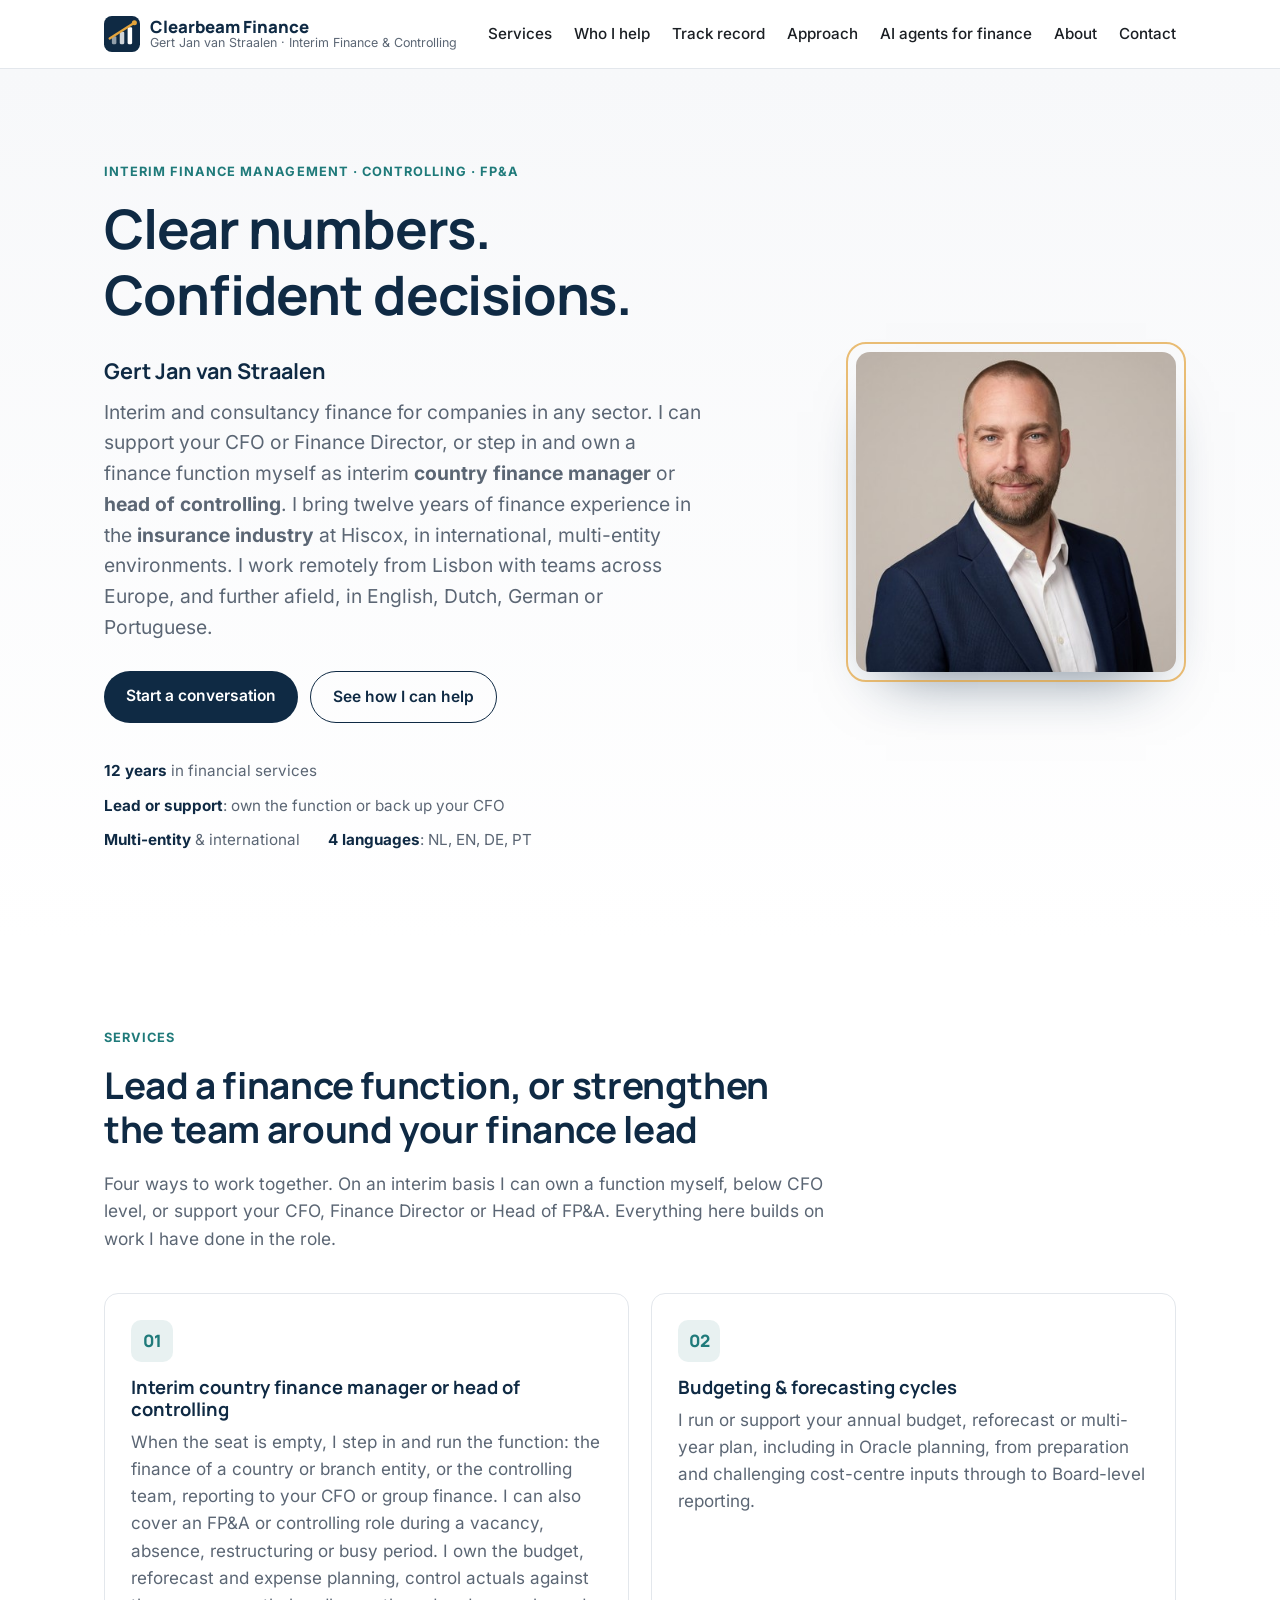
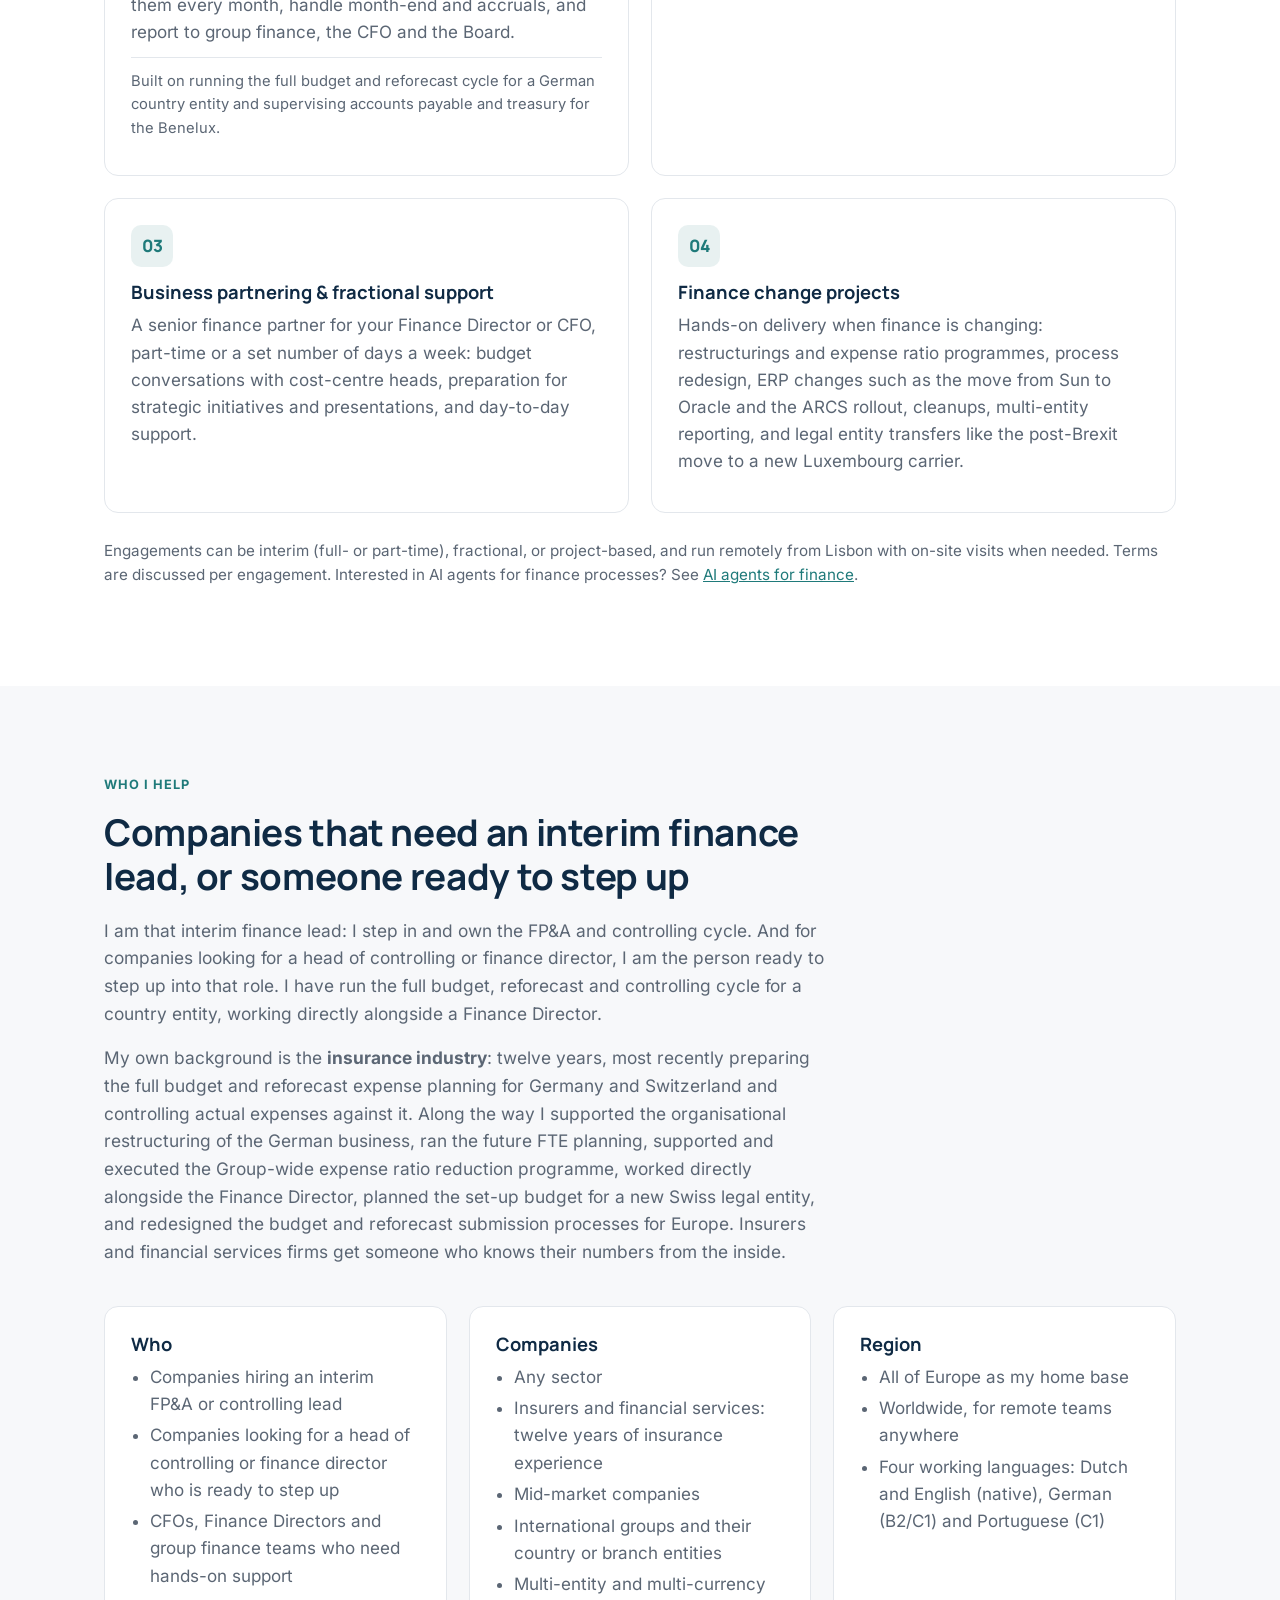
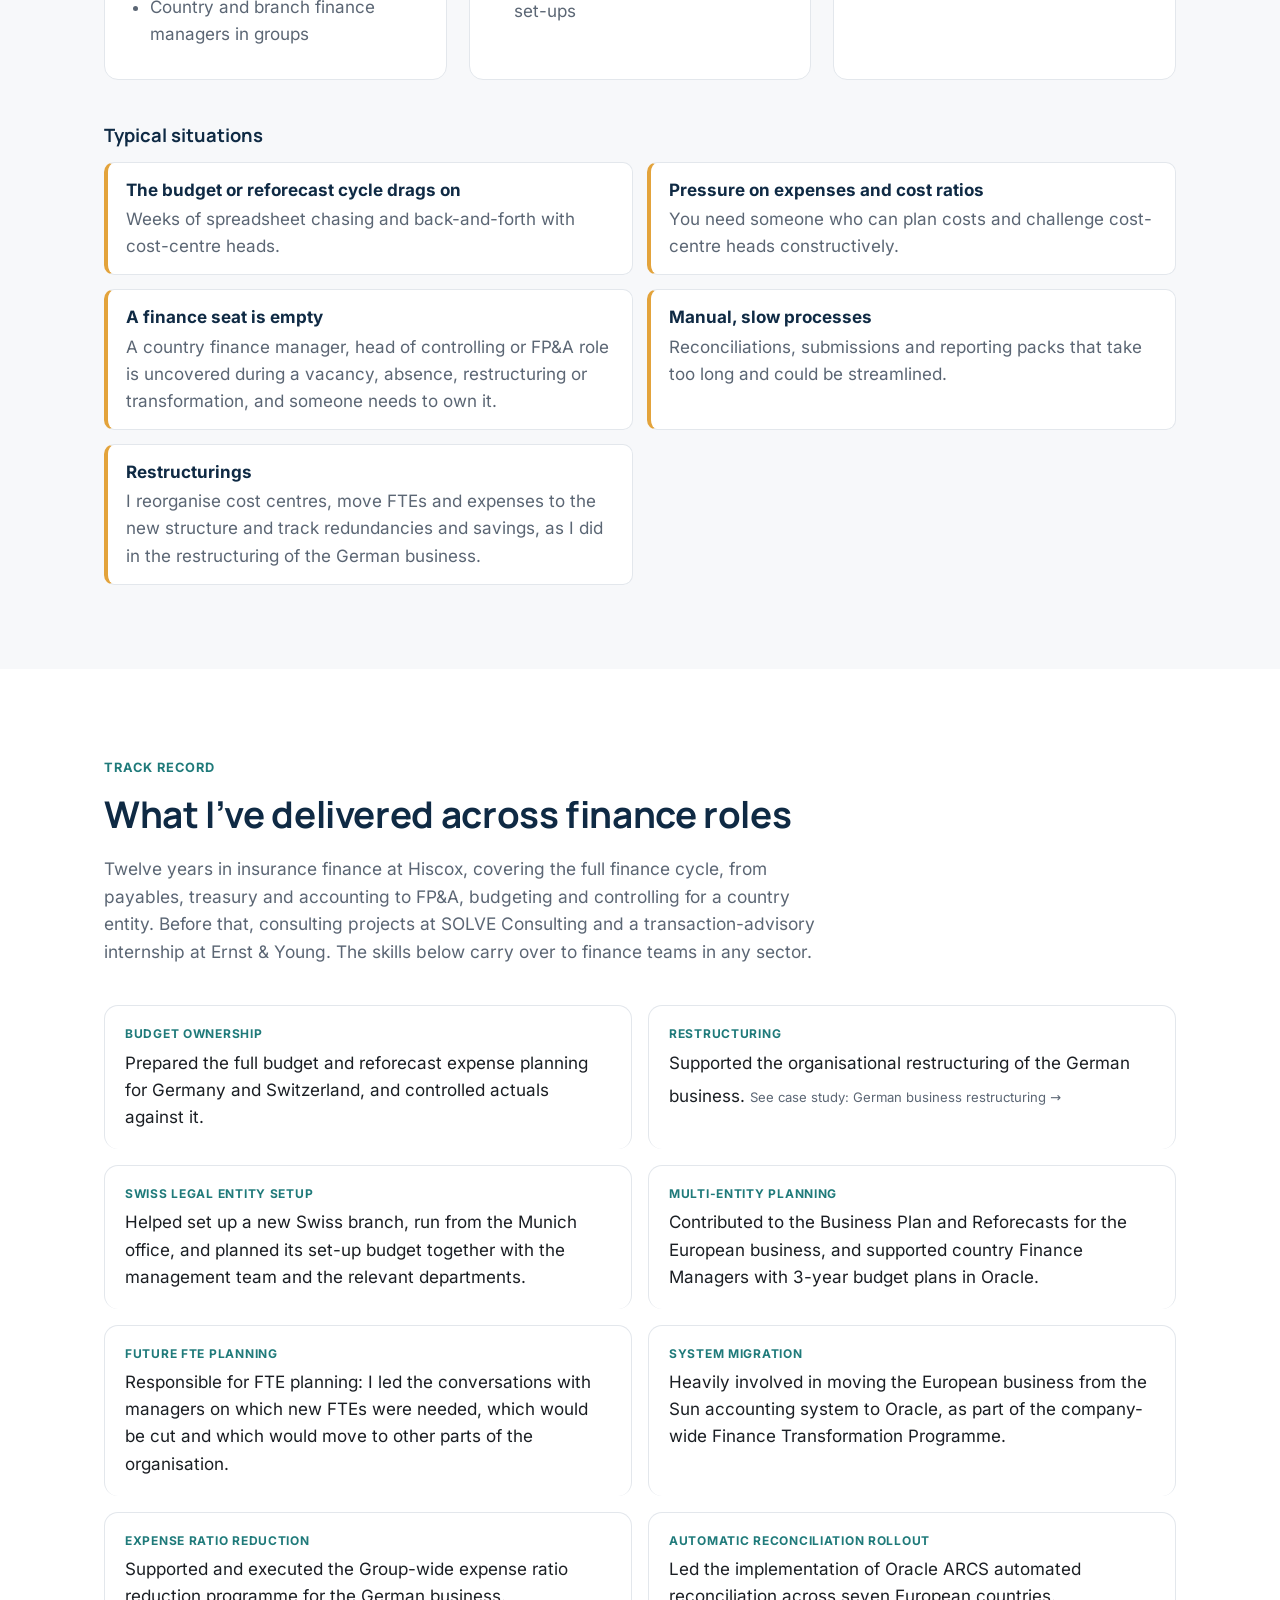
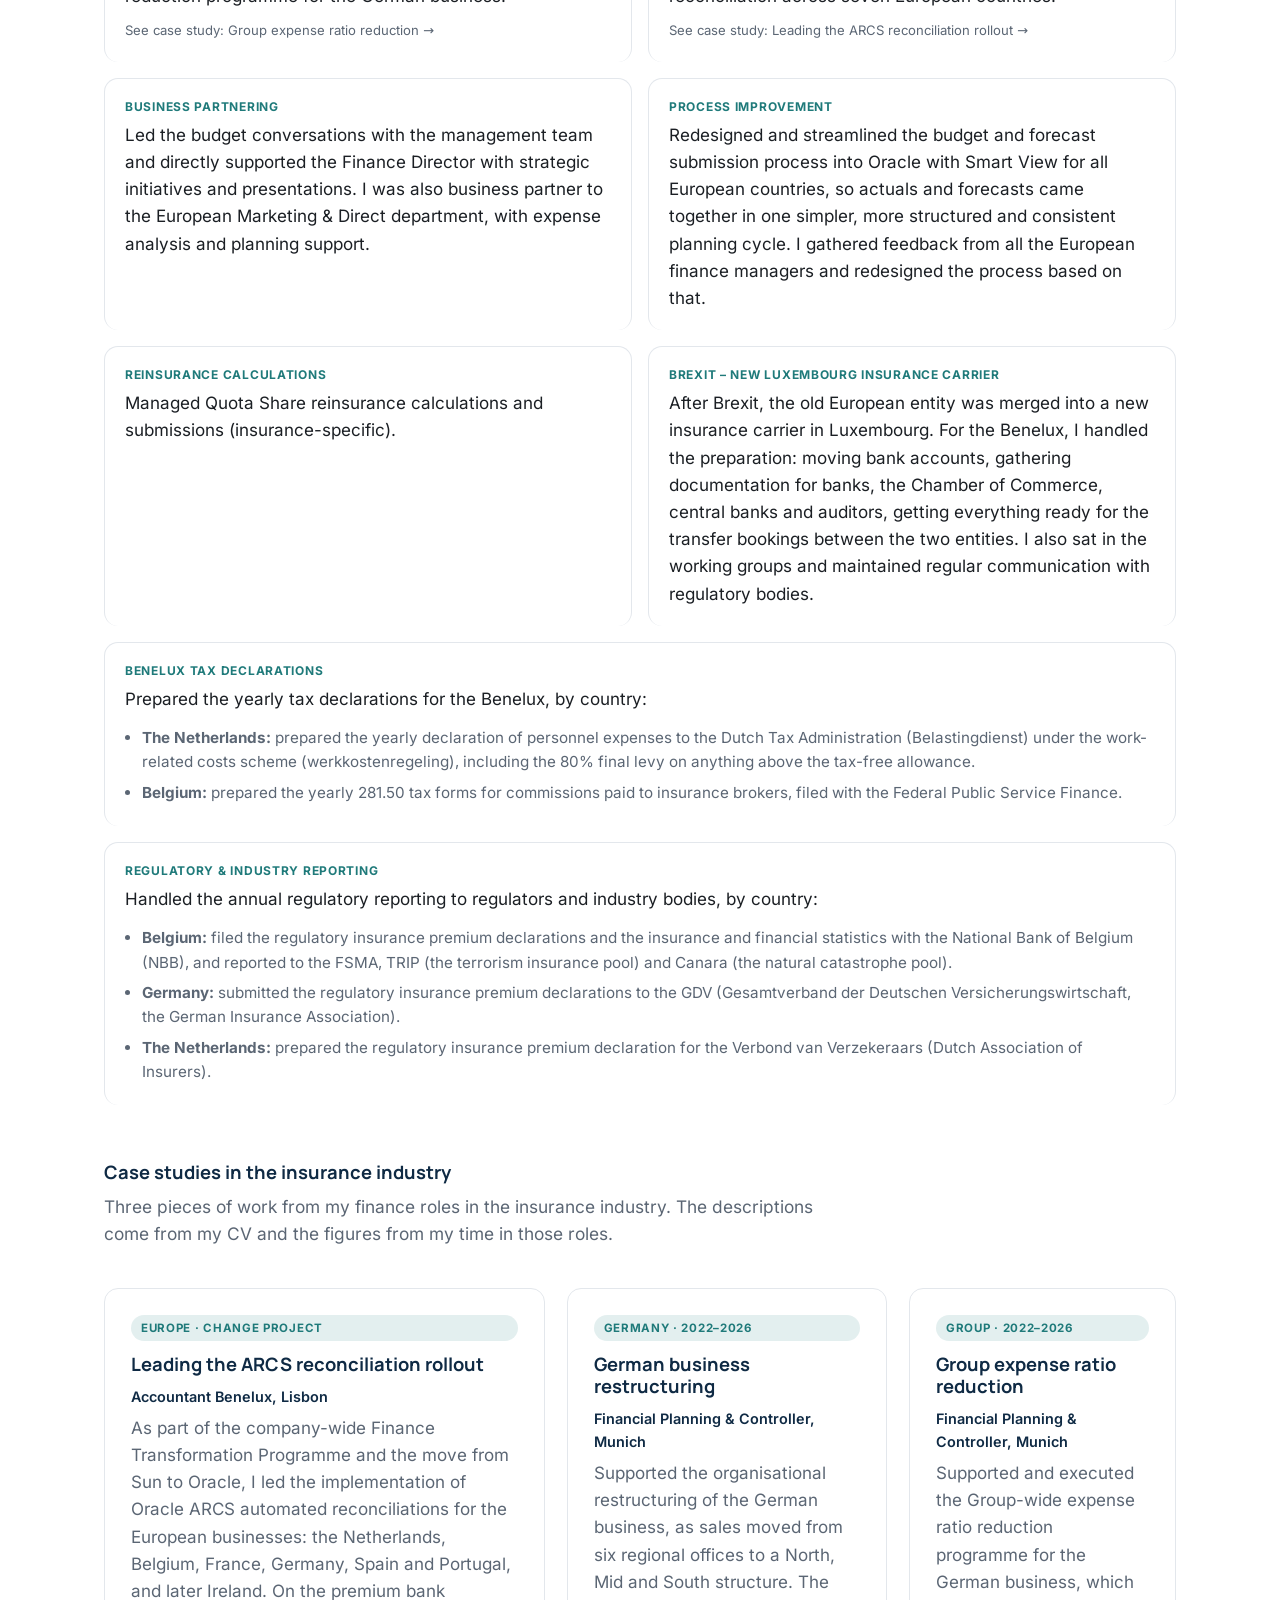
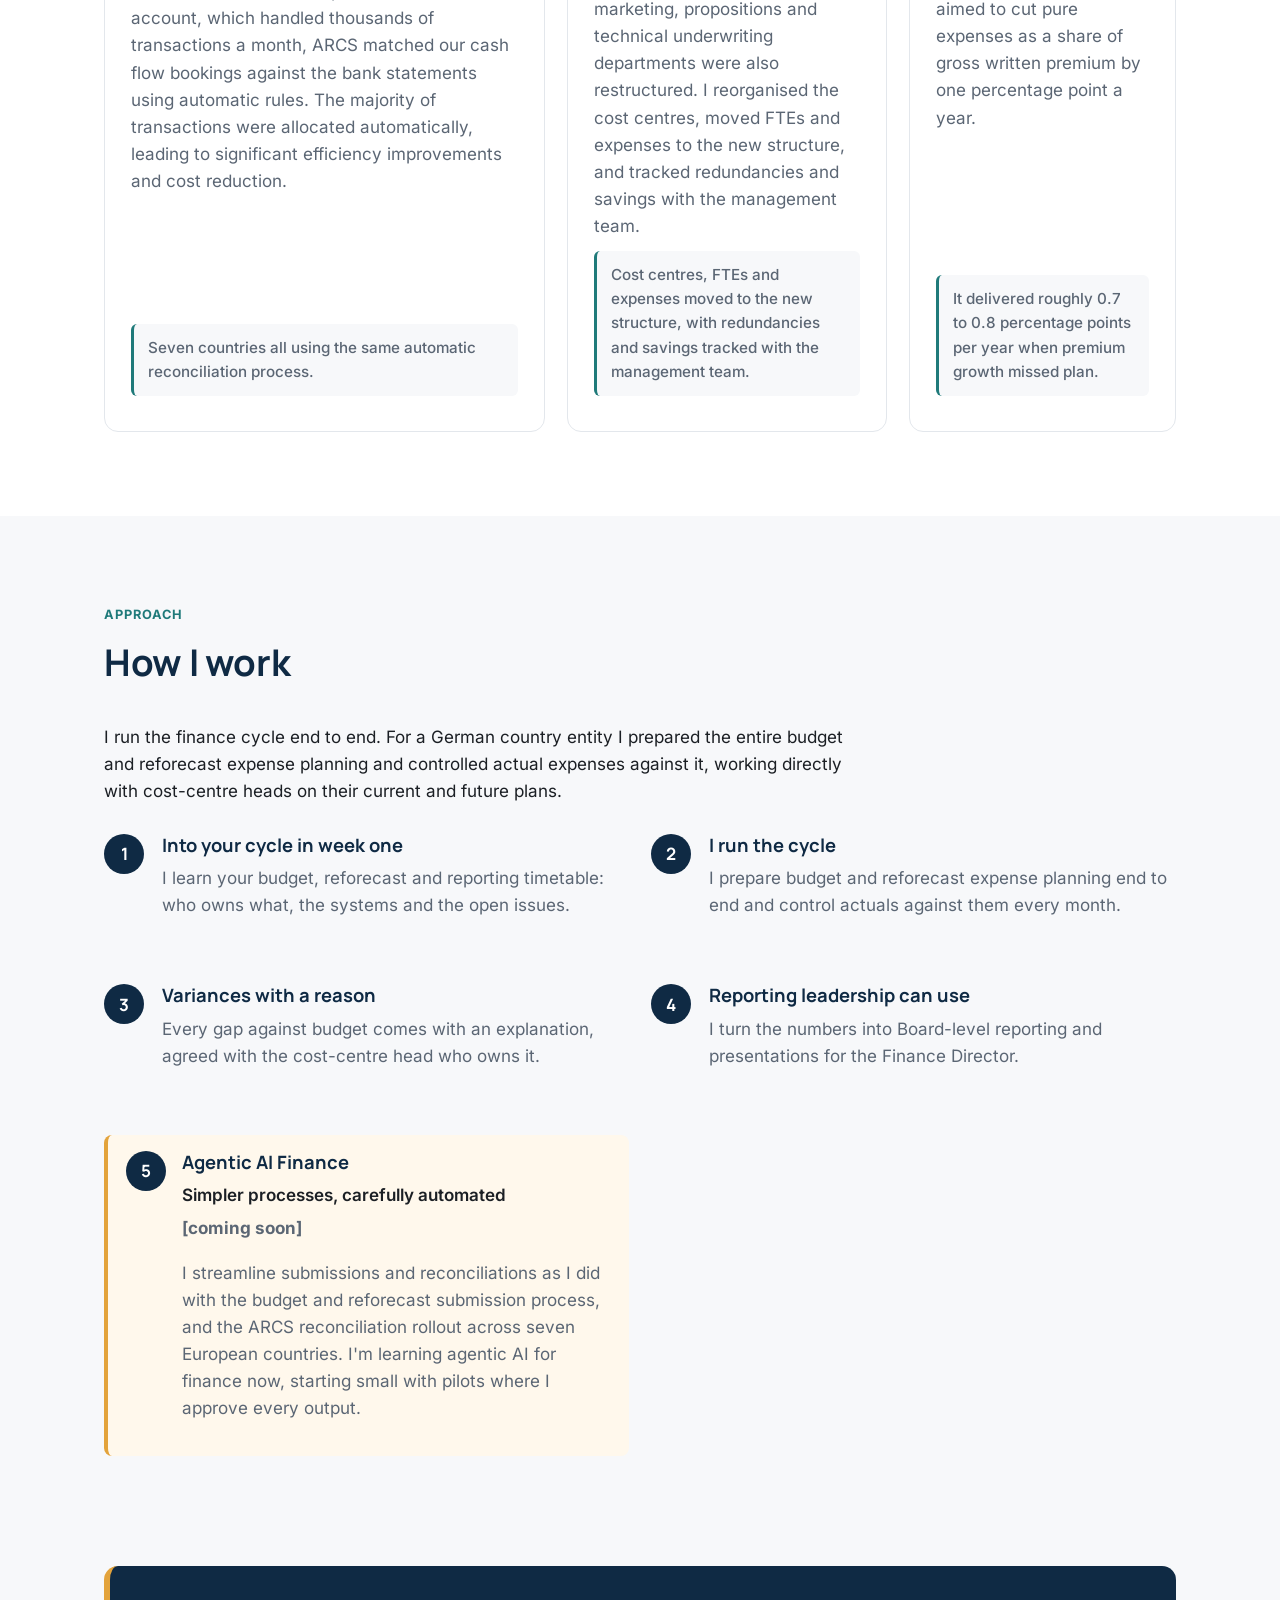
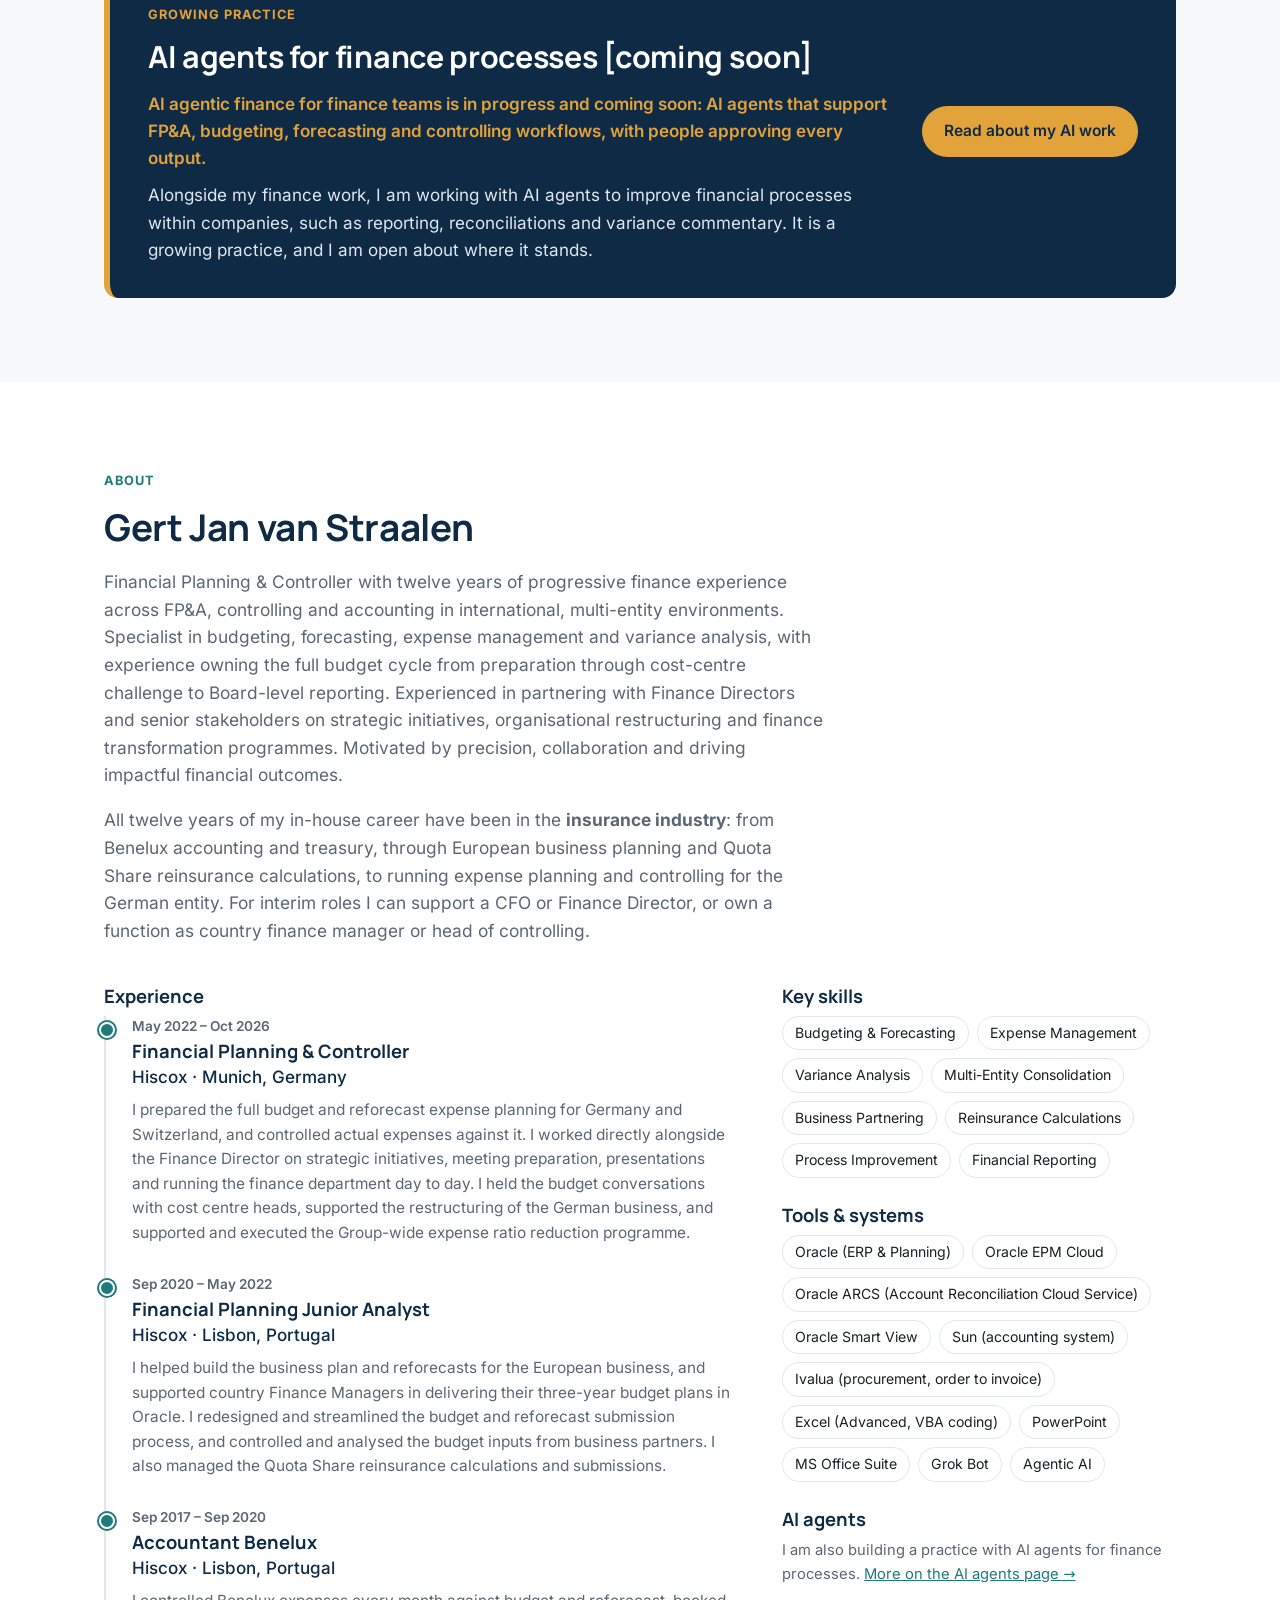
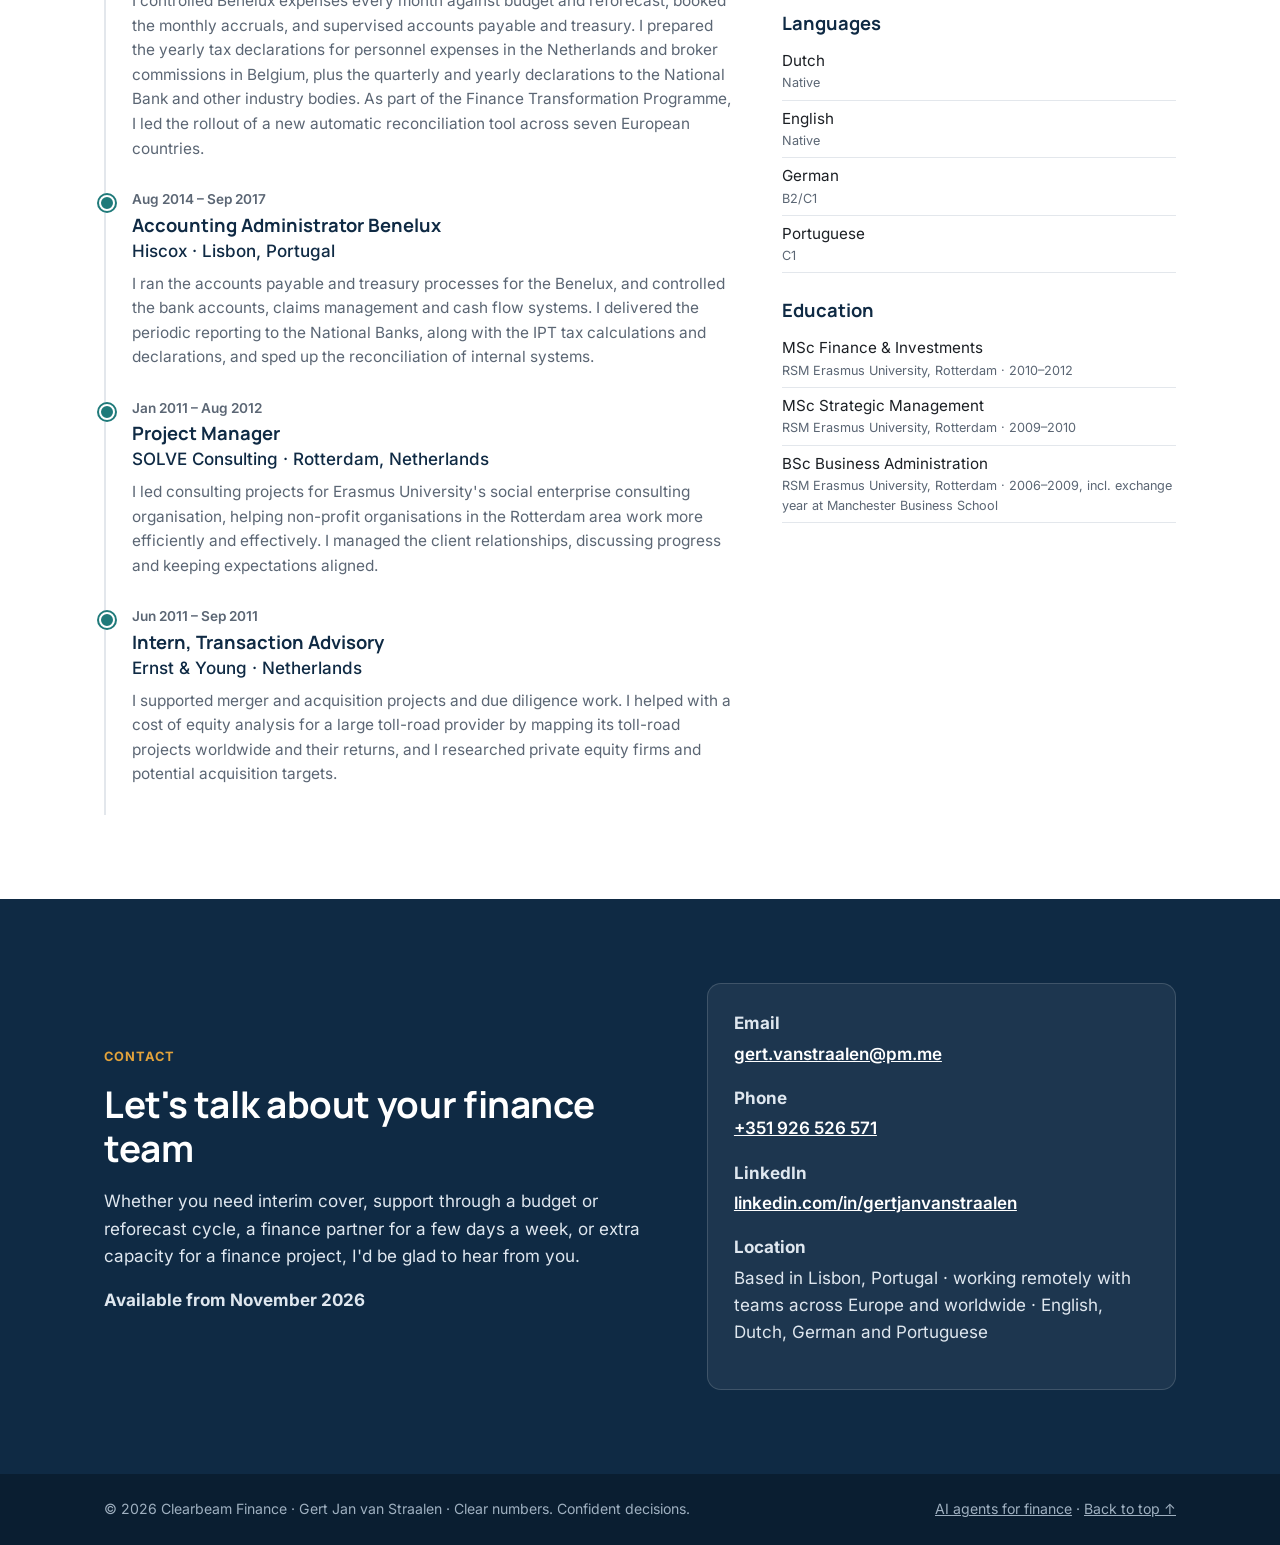
<file: index.html>
<!doctype html>
<html lang="en">
<head>
<meta charset="utf-8">
<meta name="viewport" content="width=device-width, initial-scale=1">
<!-- Brand: Clearbeam Finance (chosen 21 Oct 2026). Positioning (updated 25 Oct 2026): interim & consultancy finance for any sector; can support a CFO/FD or own a function as interim country finance manager (not CFO) or head of controlling; insurance experience highlighted; separate AI agents page (ai-agents.html). See BRANDING.md. -->
<title>Clearbeam Finance · Interim Finance Manager, Controlling &amp; FP&amp;A · Gert Jan van Straalen</title>
<meta name="description" content="Clearbeam Finance: Gert Jan van Straalen, interim country finance manager, head of controlling and FP&amp;A support, with twelve years of finance experience in the insurance industry at Hiscox. For companies in any sector. Remote from Lisbon for teams across Europe and beyond.">
<!-- TODO: add og:image / canonical URL once a domain is chosen -->
<link rel="icon" href="assets/favicon.svg" type="image/svg+xml">
<!-- Fonts are self-hosted (assets/fonts/, SIL OFL); no third-party font requests. -->
<link rel="stylesheet" href="assets/styles.css">
</head>
<body>
<a class="skip" href="#main">Skip to content</a>

<header class="site-header">
  <div class="wrap">
    <a class="brand" href="index.html" aria-label="Clearbeam Finance, home">
      <img class="brand-mark" src="assets/mark.svg" alt="" width="36" height="36">
      <span class="brand-text">
        <span class="brand-name">Clearbeam Finance</span>
        <span class="brand-sub">Gert Jan van Straalen · Interim Finance &amp; Controlling</span>
      </span>
    </a>
    <nav aria-label="Main">
      <ul>
        <li class="m"><a href="#services">Services</a></li>
        <li><a href="#who">Who I help</a></li>
        <li class="m"><a href="#track-record">Track record</a></li>
        <li><a href="#approach">Approach</a></li>
        <li class="m"><a href="ai-agents.html">AI agents for finance</a></li>
        <li><a href="#about">About</a></li>
        <li class="m"><a href="#contact">Contact</a></li>
      </ul>
    </nav>
  </div>
</header>

<main id="main">
<!-- ============ HOME / HERO ============ -->
<section class="hero" id="top">
  <div class="wrap">
    <div>
      <span class="eyebrow">Interim finance management · Controlling · FP&amp;A</span>
      <h1>Clear numbers.<br>Confident decisions.</h1><!-- Tagline locked in by Gert Jan, 25 Oct 2026 -->
      <p class="hero-by">Gert Jan van Straalen</p>
      <p class="lead">Interim and consultancy finance for companies in any sector. I can support your CFO or Finance Director, or step in and own a finance function myself as interim <strong>country finance manager</strong> or <strong>head of controlling</strong>. I bring twelve years of finance experience in the <strong>insurance industry</strong> at Hiscox, in international, multi-entity environments. I work remotely from Lisbon with teams across Europe, and further afield, in English, Dutch, German or Portuguese.</p>
      <div class="btns">
        <a class="btn btn-primary" href="#contact">Start a conversation</a>
        <a class="btn btn-ghost" href="#services">See how I can help</a>
      </div>
      <ul class="facts">
        <li><strong>12 years</strong> in financial services</li>
        <li><strong>Lead or support</strong>: own the function or back up your CFO</li>
        <li><strong>Multi-entity</strong> &amp; international</li>
        <li><strong>4 languages</strong>: NL, EN, DE, PT</li>
      </ul>
    </div>
    <!-- Photo: headshot embedded in Gert Jan's CV PDF (approved 25 Oct 2026) -->
    <div class="portrait"><img src="assets/img/gert-jan-van-straalen.jpg" width="400" height="400" alt="Gert Jan van Straalen"></div>
  </div>
</section>

<!-- ============ SERVICES / ENGAGEMENT TYPES (no rates shown, by design) ============ -->
<section id="services">
  <div class="wrap">
    <div class="section-head">
      <span class="eyebrow">Services</span>
      <h2>Lead a finance function, or strengthen the team around your finance lead</h2>
      <p>Four ways to work together. On an interim basis I can own a function myself, below CFO level, or support your CFO, Finance Director or Head of FP&amp;A. Everything here builds on work I have done in the role.</p>
    </div>
    <div class="grid grid-2 services-grid">
      <article class="card">
        <div class="icon">01</div>
        <h3>Interim country finance manager or head of controlling</h3>
        <p>When the seat is empty, I step in and run the function: the finance of a country or branch entity, or the controlling team, reporting to your CFO or group finance. I can also cover an FP&amp;A or controlling role during a vacancy, absence, restructuring or busy period. I own the budget, reforecast and expense planning, control actuals against them every month, handle month-end and accruals, and report to group finance, the CFO and the Board.</p>
        <p class="card-foot">Built on running the full budget and reforecast cycle for a German country entity and supervising accounts payable and treasury for the Benelux.</p>
      </article>
      <article class="card">
        <div class="icon">02</div>
        <h3>Budgeting &amp; forecasting cycles</h3>
        <p>I run or support your annual budget, reforecast or multi-year plan, including in Oracle planning, from preparation and challenging cost-centre inputs through to Board-level reporting.</p>
      </article>
      <article class="card">
        <div class="icon">03</div>
        <h3>Business partnering &amp; fractional support</h3>
        <p>A senior finance partner for your Finance Director or CFO, part-time or a set number of days a week: budget conversations with cost-centre heads, preparation for strategic initiatives and presentations, and day-to-day support.</p>
      </article>
      <article class="card">
        <div class="icon">04</div>
        <h3>Finance change projects</h3>
        <p>Hands-on delivery when finance is changing: restructurings and expense ratio programmes, process redesign, ERP changes such as the move from Sun to Oracle and the ARCS rollout, cleanups, multi-entity reporting, and legal entity transfers like the post-Brexit move to a new Luxembourg carrier.</p>
      </article>
    </div>
    <p class="note">Engagements can be interim (full- or part-time), fractional, or project-based, and run remotely from Lisbon with on-site visits when needed. <!-- TODO: confirm travel/on-site availability --> Terms are discussed per engagement. Interested in AI agents for finance processes? See <a href="ai-agents.html">AI agents for finance</a>.</p>
  </div>
</section>

<!-- ============ WHO I HELP (any sector; insurance highlighted as depth) ============ -->
<section class="alt" id="who">
  <div class="wrap">
    <div class="section-head">
      <span class="eyebrow">Who I help</span>
      <h2>Companies that need an interim finance lead, or someone ready to step up</h2>
      <p>I am that interim finance lead: I step in and own the FP&amp;A and controlling cycle. And for companies looking for a head of controlling or finance director, I am the person ready to step up into that role. I have run the full budget, reforecast and controlling cycle for a country entity, working directly alongside a Finance Director.</p>
      <p>My own background is the <strong>insurance industry</strong>: twelve years, most recently preparing the full budget and reforecast expense planning for Germany and Switzerland and controlling actual expenses against it. Along the way I supported the organisational restructuring of the German business, ran the future FTE planning, supported and executed the Group-wide expense ratio reduction programme, worked directly alongside the Finance Director, planned the set-up budget for a new Swiss legal entity, and redesigned the budget and reforecast submission processes for Europe. Insurers and financial services firms get someone who knows their numbers from the inside.</p>
    </div>
    <div class="grid grid-3">
      <div class="card">
        <h3>Who</h3>
        <ul>
          <li>Companies hiring an interim FP&amp;A or controlling lead</li>
          <li>Companies looking for a head of controlling or finance director who is ready to step up</li>
          <li>CFOs, Finance Directors and group finance teams who need hands-on support</li>
          <li>Country and branch finance managers in groups</li>
        </ul>
      </div>
      <div class="card">
        <h3>Companies</h3>
        <ul>
          <li>Any sector</li>
          <li>Insurers and financial services: twelve years of insurance experience</li>
          <li>Mid-market companies</li>
          <li>International groups and their country or branch entities</li>
          <li>Multi-entity and multi-currency set-ups</li>
        </ul>
      </div>
      <div class="card">
        <h3>Region</h3>
        <ul>
          <li>All of Europe as my home base</li>
          <li>Worldwide, for remote teams anywhere</li>
          <li>Four working languages: Dutch and English (native), German (B2/C1) and Portuguese (C1)</li>
        </ul>
      </div>
    </div>
    <h3 class="sub-head">Typical situations</h3>
    <ul class="problems">
      <li><strong>The budget or reforecast cycle drags on</strong> Weeks of spreadsheet chasing and back-and-forth with cost-centre heads.</li>
      <li><strong>Pressure on expenses and cost ratios</strong> You need someone who can plan costs and challenge cost-centre heads constructively.</li>
      <li><strong>A finance seat is empty</strong> A country finance manager, head of controlling or FP&amp;A role is uncovered during a vacancy, absence, restructuring or transformation, and someone needs to own it.</li>
      <li><strong>Manual, slow processes</strong> Reconciliations, submissions and reporting packs that take too long and could be streamlined.</li>
      <li><strong>Restructurings</strong> I reorganise cost centres, move FTEs and expenses to the new structure and track redundancies and savings, as I did in the restructuring of the German business.</li>
    </ul>
  </div>
</section>

<!-- ============ TRACK RECORD (facts from CV only) ============ -->
<section id="track-record">
  <div class="wrap">
    <div class="section-head">
      <span class="eyebrow">Track record</span>
      <h2>What I&rsquo;ve delivered across finance roles</h2>
      <p>Twelve years in insurance finance at Hiscox, covering the full finance cycle, from payables, treasury and accounting to FP&amp;A, budgeting and controlling for a country entity. Before that, consulting projects at SOLVE Consulting and a transaction-advisory internship at Ernst &amp; Young. The skills below carry over to finance teams in any sector.</p>
    </div>
    <ul class="proof">
<li><span class="proof-k">Budget ownership</span>Prepared the full budget and reforecast expense planning for Germany and Switzerland, and controlled actuals against it.</li>
<li><span class="proof-k">Restructuring</span>Supported the organisational restructuring of the German business. <a class="proof-case" href="#case-restructuring">See case study: German business restructuring</a></li>
<li><span class="proof-k">Swiss legal entity setup</span>Helped set up a new Swiss branch, run from the Munich office, and planned its set-up budget together with the management team and the relevant departments.</li>
<li><span class="proof-k">Multi-entity planning</span>Contributed to the Business Plan and Reforecasts for the European business, and supported country Finance Managers with 3-year budget plans in Oracle.</li>
<li><span class="proof-k">Future FTE planning</span>Responsible for FTE planning: I led the conversations with managers on which new FTEs were needed, which would be cut and which would move to other parts of the organisation.</li>
<li><span class="proof-k">System migration</span>Heavily involved in moving the European business from the Sun accounting system to Oracle, as part of the company-wide Finance Transformation Programme.</li>
<li><span class="proof-k">Expense ratio reduction</span>Supported and executed the Group-wide expense ratio reduction programme for the German business. <a class="proof-case" href="#case-expense-ratio">See case study: Group expense ratio reduction</a></li>
<li><span class="proof-k">Automatic reconciliation rollout</span>Led the implementation of Oracle ARCS automated reconciliation across seven European countries. <a class="proof-case" href="#case-arcs">See case study: Leading the ARCS reconciliation rollout</a></li>
<li><span class="proof-k">Business partnering</span>Led the budget conversations with the management team and directly supported the Finance Director with strategic initiatives and presentations. I was also business partner to the European Marketing &amp; Direct department, with expense analysis and planning support.</li>
<li><span class="proof-k">Process improvement</span>Redesigned and streamlined the budget and forecast submission process into Oracle with Smart View for all European countries, so actuals and forecasts came together in one simpler, more structured and consistent planning cycle. I gathered feedback from all the European finance managers and redesigned the process based on that.</li>
<li><span class="proof-k">Reinsurance calculations</span>Managed Quota Share reinsurance calculations and submissions (insurance-specific).</li>
<li><span class="proof-k">Brexit &ndash; New Luxembourg Insurance Carrier</span>After Brexit, the old European entity was merged into a new insurance carrier in Luxembourg. For the Benelux, I handled the preparation: moving bank accounts, gathering documentation for banks, the Chamber of Commerce, central banks and auditors, getting everything ready for the transfer bookings between the two entities. I also sat in the working groups and maintained regular communication with regulatory bodies.</li>
<li class="proof-wide"><span class="proof-k">Benelux tax declarations</span>Prepared the yearly tax declarations for the Benelux, by country:
        <ul class="country-list">
          <li><strong>The Netherlands:</strong> prepared the yearly declaration of personnel expenses to the Dutch Tax Administration (Belastingdienst) under the work-related costs scheme (werkkostenregeling), including the 80% final levy on anything above the tax-free allowance.</li>
          <li><strong>Belgium:</strong> prepared the yearly 281.50 tax forms for commissions paid to insurance brokers, filed with the Federal Public Service Finance.</li>
        </ul>
      </li>
<li class="proof-wide"><span class="proof-k">Regulatory &amp; industry reporting</span>Handled the annual regulatory reporting to regulators and industry bodies, by country:
        <ul class="country-list">
          <li><strong>Belgium:</strong> filed the regulatory insurance premium declarations and the insurance and financial statistics with the National Bank of Belgium (NBB), and reported to the FSMA, TRIP (the terrorism insurance pool) and Canara (the natural catastrophe pool).</li>
          <li><strong>Germany:</strong> submitted the regulatory insurance premium declarations to the GDV (Gesamtverband der Deutschen Versicherungswirtschaft, the German Insurance Association).</li>
          <li><strong>The Netherlands:</strong> prepared the regulatory insurance premium declaration for the Verbond van Verzekeraars (Dutch Association of Insurers).</li>
        </ul>
      </li>
    </ul>

    <!-- Three examples of work at Hiscox, based only on CV lines (see DRAFT_COPY.md for the source line of each). Scope/outcome details are marked "to confirm"; no numbers or results added. -->
    <div class="section-head" style="margin-top:56px">
      <h3>Case studies in the insurance industry</h3>
      <p>Three pieces of work from my finance roles in the insurance industry. The descriptions come from my CV and the figures from my time in those roles.</p>
    </div>
    <div class="grid grid-3 cases-mid">
      <article class="card example" id="case-arcs">
        <span class="badge badge-teal">Europe · Change project</span>
        <h3>Leading the ARCS reconciliation rollout</h3>
        <p class="role">Accountant Benelux, Lisbon</p>
        <p>As part of the company-wide Finance Transformation Programme and the move from Sun to Oracle, I led the implementation of Oracle ARCS automated reconciliations for the European businesses: the Netherlands, Belgium, France, Germany, Spain and Portugal, and later Ireland. On the premium bank account, which handled thousands of transactions a month, ARCS matched our cash flow bookings against the bank statements using automatic rules. The majority of transactions were allocated automatically, leading to significant efficiency improvements and cost reduction.</p>
        <p class="keyfact">Seven countries all using the same automatic reconciliation process.</p>
      </article>
      <article class="card example" id="case-restructuring">
        <span class="badge badge-teal">Germany · 2022–2026</span>
        <h3>German business restructuring</h3>
        <p class="role">Financial Planning &amp; Controller, Munich</p>
        <p>Supported the organisational restructuring of the German business, as sales moved from six regional offices to a North, Mid and South structure. The marketing, propositions and technical underwriting departments were also restructured. I reorganised the cost centres, moved FTEs and expenses to the new structure, and tracked redundancies and savings with the management team.</p>
        <p class="keyfact">Cost centres, FTEs and expenses moved to the new structure, with redundancies and savings tracked with the management team.</p>
      </article>
      <article class="card example" id="case-expense-ratio">
        <span class="badge badge-teal">Group · 2022–2026</span>
        <h3>Group expense ratio reduction</h3>
        <p class="role">Financial Planning &amp; Controller, Munich</p>
        <p>Supported and executed the Group-wide expense ratio reduction programme for the German business, which aimed to cut pure expenses as a share of gross written premium by one percentage point a year.</p>
        <p class="keyfact">It delivered roughly 0.7 to 0.8 percentage points per year when premium growth missed plan.</p>
      </article>
    </div>
  </div>
</section>

<!-- ============ APPROACH ============ -->
<section class="alt" id="approach">
  <div class="wrap">
    <div class="section-head">
      <span class="eyebrow">Approach</span>
      <h2>How I work</h2>
    </div>
    <p class="lead-sm" style="max-width:760px;margin:0 0 28px">I run the finance cycle end to end. For a German country entity I prepared the entire budget and reforecast expense planning and controlled actual expenses against it, working directly with cost-centre heads on their current and future plans.</p>
    <ol class="steps grid grid-2">
      <li><h3>Into your cycle in week one</h3><p>I learn your budget, reforecast and reporting timetable: who owns what, the systems and the open issues.</p></li>
      <li><h3>I run the cycle</h3><p>I prepare budget and reforecast expense planning end to end and control actuals against them every month.</p></li>
      <li><h3>Variances with a reason</h3><p>Every gap against budget comes with an explanation, agreed with the cost-centre head who owns it.</p></li>
      <li><h3>Reporting leadership can use</h3><p>I turn the numbers into Board-level reporting and presentations for the Finance Director.</p></li>
      <li class="step-soon"><h3>Agentic AI Finance</h3><p class="step-sub">Simpler processes, carefully automated</p><p><strong>[coming soon]</strong></p><p>I streamline submissions and reconciliations as I did with the budget and reforecast submission process, and the ARCS reconciliation rollout across seven European countries. I'm learning agentic AI for finance now, starting small with pilots where I approve every output.</p></li>
    </ol>
  </div>
</section>

<!-- ============ AI AGENTS TEASER (links to ai-agents.html) ============ -->
<section class="teaser-band">
  <div class="wrap">
    <div class="teaser">
      <div>
        <span class="eyebrow">Growing practice</span>
        <h2>AI agents for finance processes [coming soon]</h2>
        <p class="coming-note">AI agentic finance for finance teams is in progress and coming soon: AI agents that support FP&amp;A, budgeting, forecasting and controlling workflows, with people approving every output.</p>
        <p>Alongside my finance work, I am working with AI agents to improve financial processes within companies, such as reporting, reconciliations and variance commentary. It is a growing practice, and I am open about where it stands.</p>
      </div>
      <a class="btn btn-primary" href="ai-agents.html">Read about my AI work</a>
    </div>
  </div>
</section>

<!-- ============ ABOUT / CV ============ -->
<section id="about">
  <div class="wrap">
    <div class="section-head">
      <span class="eyebrow">About</span>
      <h2>Gert Jan van Straalen</h2>
      <p>Financial Planning &amp; Controller with twelve years of progressive finance experience across FP&amp;A, controlling and accounting in international, multi-entity environments. Specialist in budgeting, forecasting, expense management and variance analysis, with experience owning the full budget cycle from preparation through cost-centre challenge to Board-level reporting. Experienced in partnering with Finance Directors and senior stakeholders on strategic initiatives, organisational restructuring and finance transformation programmes. Motivated by precision, collaboration and driving impactful financial outcomes.</p>
      <p>All twelve years of my in-house career have been in the <strong>insurance industry</strong>: from Benelux accounting and treasury, through European business planning and Quota Share reinsurance calculations, to running expense planning and controlling for the German entity. For interim roles I can support a CFO or Finance Director, or own a function as country finance manager or head of controlling.</p>
    </div>
    <div class="about-grid">
      <div>
        <h3>Experience</h3>
        <ol class="timeline">
          <li>
            <div class="when">May 2022 – Oct 2026</div>
            <h3>Financial Planning &amp; Controller</h3>
            <div class="org">Hiscox · Munich, Germany</div>
            <p>I prepared the full budget and reforecast expense planning for Germany and Switzerland, and controlled actual expenses against it. I worked directly alongside the Finance Director on strategic initiatives, meeting preparation, presentations and running the finance department day to day. I held the budget conversations with cost centre heads, supported the restructuring of the German business, and supported and executed the Group-wide expense ratio reduction programme.</p>
          </li>
          <li>
            <div class="when">Sep 2020 – May 2022</div>
            <h3>Financial Planning Junior Analyst</h3>
            <div class="org">Hiscox · Lisbon, Portugal</div>
            <p>I helped build the business plan and reforecasts for the European business, and supported country Finance Managers in delivering their three-year budget plans in Oracle. I redesigned and streamlined the budget and reforecast submission process, and controlled and analysed the budget inputs from business partners. I also managed the Quota Share reinsurance calculations and submissions.</p>
          </li>
          <li>
            <div class="when">Sep 2017 – Sep 2020</div>
            <h3>Accountant Benelux</h3>
            <div class="org">Hiscox · Lisbon, Portugal</div>
            <p>I controlled Benelux expenses every month against budget and reforecast, booked the monthly accruals, and supervised accounts payable and treasury. I prepared the yearly tax declarations for personnel expenses in the Netherlands and broker commissions in Belgium, plus the quarterly and yearly declarations to the National Bank and other industry bodies. As part of the Finance Transformation Programme, I led the rollout of a new automatic reconciliation tool across seven European countries.</p>
          </li>
          <li>
            <div class="when">Aug 2014 – Sep 2017</div>
            <h3>Accounting Administrator Benelux</h3>
            <div class="org">Hiscox · Lisbon, Portugal</div>
            <p>I ran the accounts payable and treasury processes for the Benelux, and controlled the bank accounts, claims management and cash flow systems. I delivered the periodic reporting to the National Banks, along with the IPT tax calculations and declarations, and sped up the reconciliation of internal systems.</p>
          </li>
          <li>
            <div class="when">Jan 2011 – Aug 2012</div>
            <h3>Project Manager</h3>
            <div class="org">SOLVE Consulting · Rotterdam, Netherlands</div>
            <p>I led consulting projects for Erasmus University's social enterprise consulting organisation, helping non-profit organisations in the Rotterdam area work more efficiently and effectively. I managed the client relationships, discussing progress and keeping expectations aligned.</p>
          </li>
          <li>
            <div class="when">Jun 2011 – Sep 2011</div>
            <h3>Intern, Transaction Advisory</h3>
            <div class="org">Ernst &amp; Young · Netherlands</div>
            <p>I supported merger and acquisition projects and due diligence work. I helped with a cost of equity analysis for a large toll-road provider by mapping its toll-road projects worldwide and their returns, and I researched private equity firms and potential acquisition targets.</p>
          </li>
        </ol>
      </div>
      <aside class="side">
        <h3>Key skills</h3>
        <ul class="chips">
          <li>Budgeting &amp; Forecasting</li><li>Expense Management</li><li>Variance Analysis</li><li>Multi-Entity Consolidation</li><li>Business Partnering</li><li>Reinsurance Calculations</li><li>Process Improvement</li><li>Financial Reporting</li>
        </ul>
        <h3>Tools &amp; systems</h3>
        <ul class="chips">
          <li>Oracle (ERP &amp; Planning)</li><li>Oracle EPM Cloud</li><li>Oracle ARCS (Account Reconciliation Cloud Service)</li><li>Oracle Smart View</li><li>Sun (accounting system)</li><li>Ivalua (procurement, order to invoice)</li><li>Excel (Advanced, VBA coding)</li><li>PowerPoint</li><li>MS Office Suite</li><li>Grok Bot</li><li>Agentic AI</li>
        </ul>
        <!-- AI side note now points to the separate AI page (25 Oct 2026) -->
        <h3>AI agents</h3>
        <p class="learning">I am also building a practice with AI agents for finance processes. <a href="ai-agents.html">More on the AI agents page →</a></p>
        <h3>Languages</h3>
        <ul class="plain">
          <li>Dutch <small>Native</small></li><li>English <small>Native</small></li><li>German <small>B2/C1</small></li><li>Portuguese <small>C1</small></li>
        </ul>
        <h3>Education</h3>
        <ul class="plain">
          <li>MSc Finance &amp; Investments <small>RSM Erasmus University, Rotterdam · 2010–2012</small></li>
          <li>MSc Strategic Management <small>RSM Erasmus University, Rotterdam · 2009–2010</small></li>
          <li>BSc Business Administration <small>RSM Erasmus University, Rotterdam · 2006–2009, incl. exchange year at Manchester Business School</small></li>
        </ul>
      </aside>
    </div>
  </div>
</section>

<!-- ============ CONTACT ============ -->
<section class="contact" id="contact">
  <div class="wrap">
    <div>
      <span class="eyebrow" style="color:var(--amber)">Contact</span>
      <h2>Let's talk about your finance team</h2>
      <p>Whether you need interim cover, support through a budget or reforecast cycle, a finance partner for a few days a week, or extra capacity for a finance project, I'd be glad to hear from you.</p>
      <p><strong>Available from November 2026</strong></p>
    </div>
    <div class="contact-card">
      <!-- Contact via mailto only (no form backend on purpose). Could later switch to hello@clearbeamfinance.com if the domain is bought. -->
      <strong>Email</strong>
      <p><a href="mailto:gert.vanstraalen@pm.me">gert.vanstraalen@pm.me</a></p>
      <strong>Phone</strong>
      <p><a href="tel:+351926526571">+351 926 526 571</a></p>
      <strong>LinkedIn</strong>
      <p><a href="https://www.linkedin.com/in/gertjanvanstraalen/" rel="noopener" target="_blank">linkedin.com/in/gertjanvanstraalen</a></p>
      <strong>Location</strong>
      <p>Based in Lisbon, Portugal · working remotely with teams across Europe and worldwide · English, Dutch, German and Portuguese</p>
    </div>
  </div>
</section>
</main>

<footer>
  <div class="wrap">
    <span>© 2026 Clearbeam Finance · Gert Jan van Straalen · Clear numbers. Confident decisions.</span>
    <span><a href="ai-agents.html">AI agents for finance</a> · <a href="#top">Back to top ↑</a></span>
  </div>
</footer>
</body>
</html>
</file>
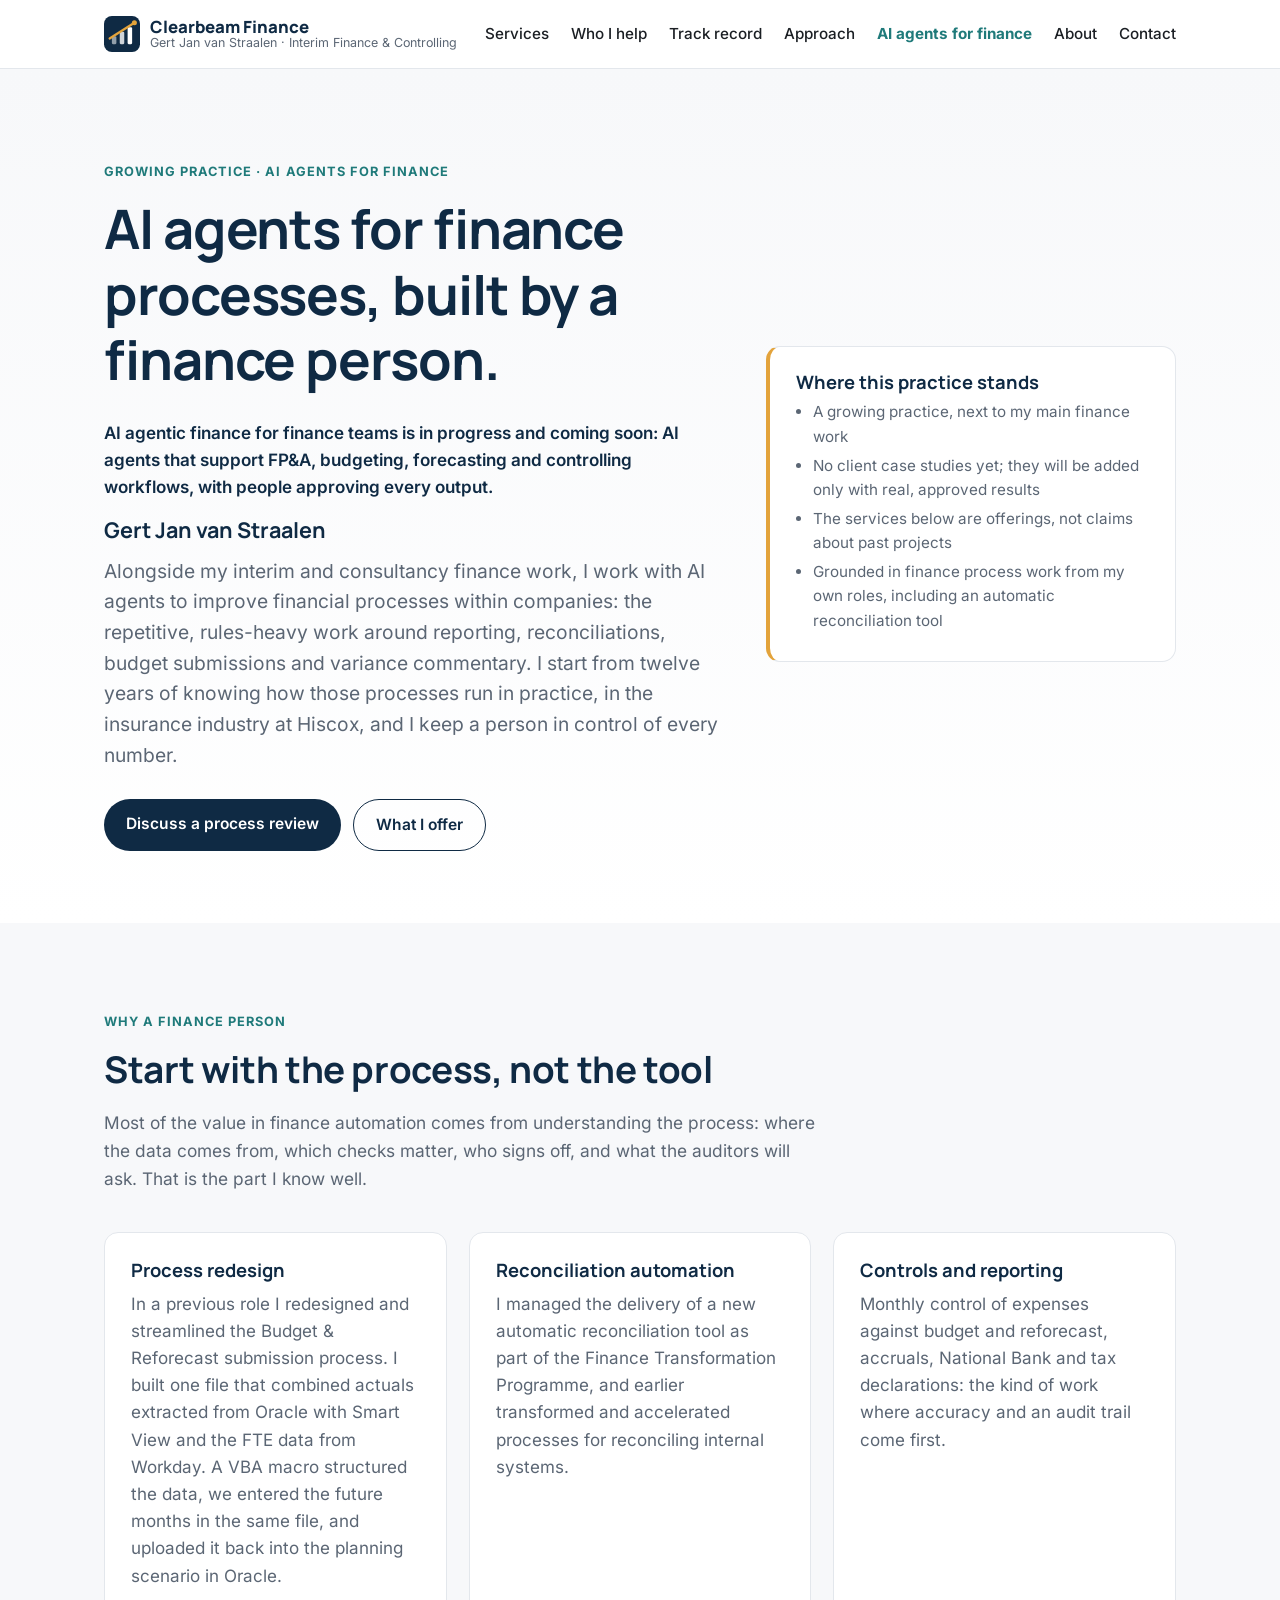
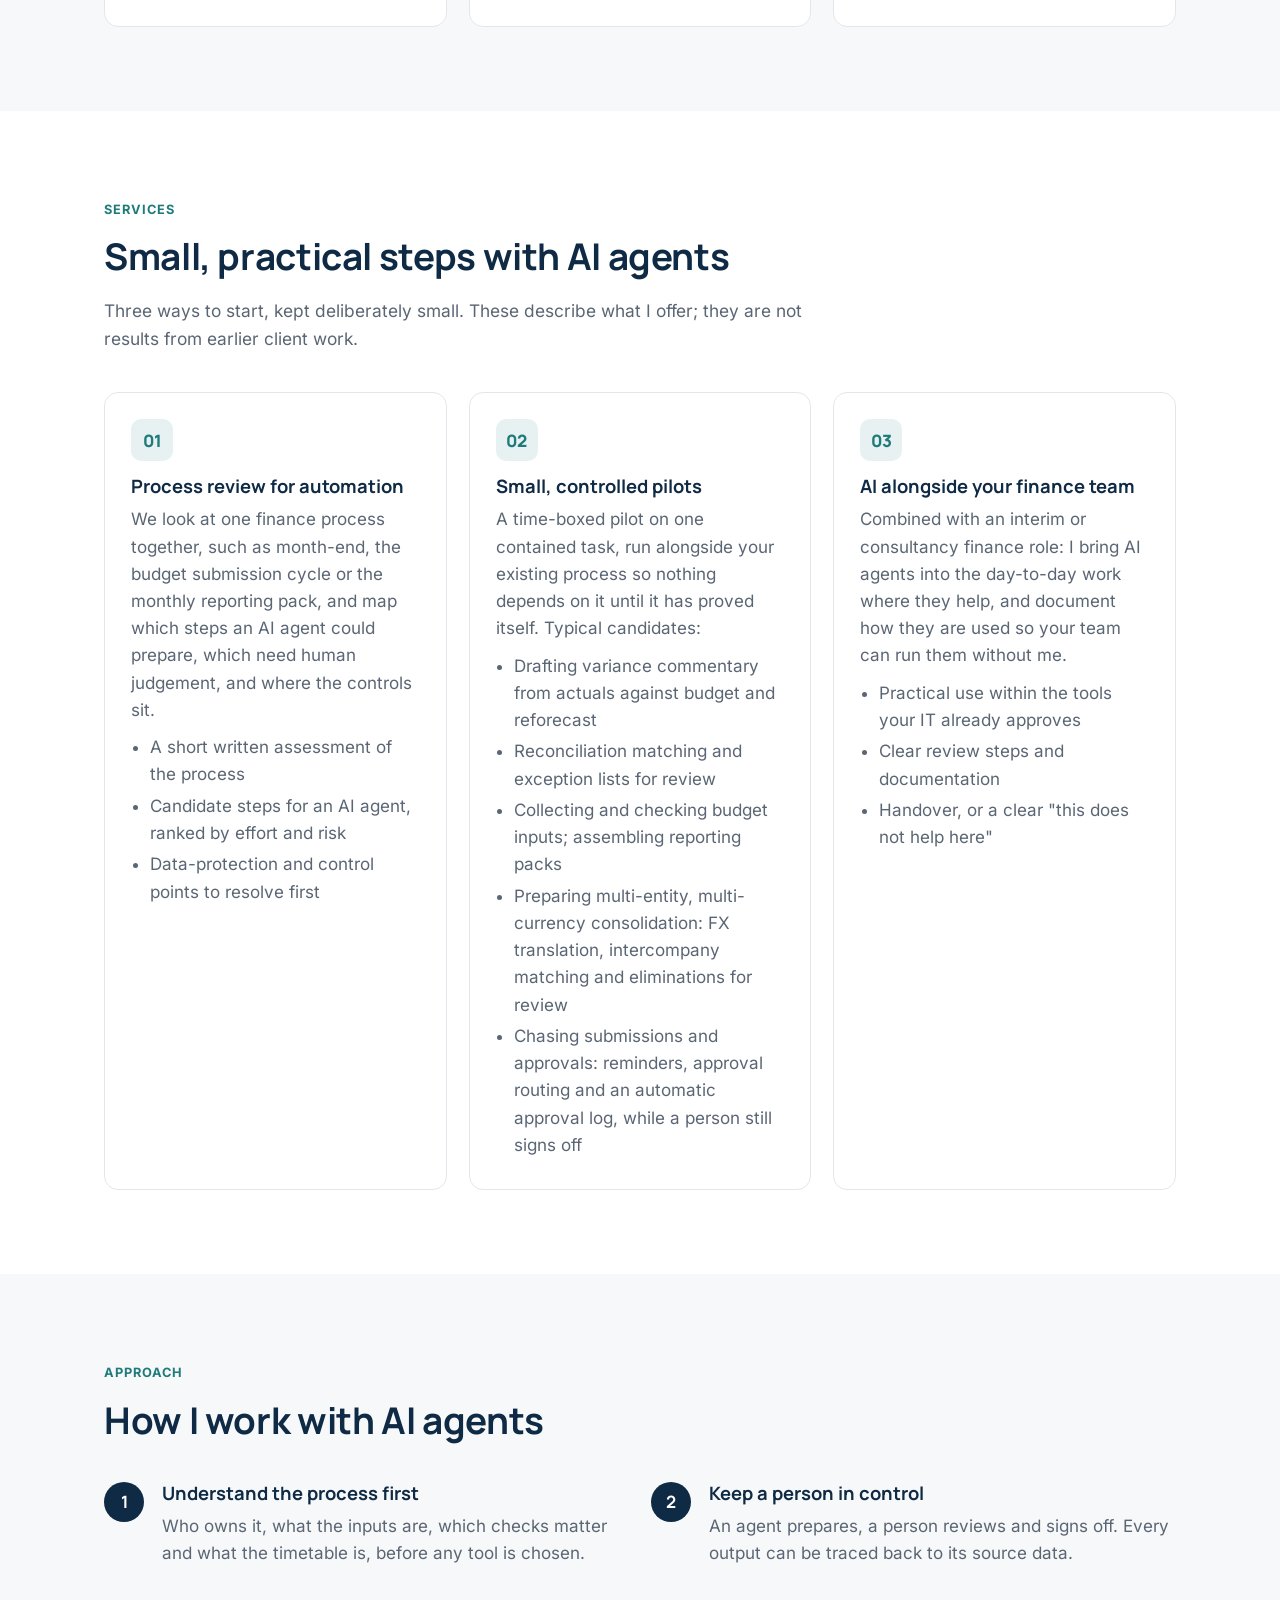
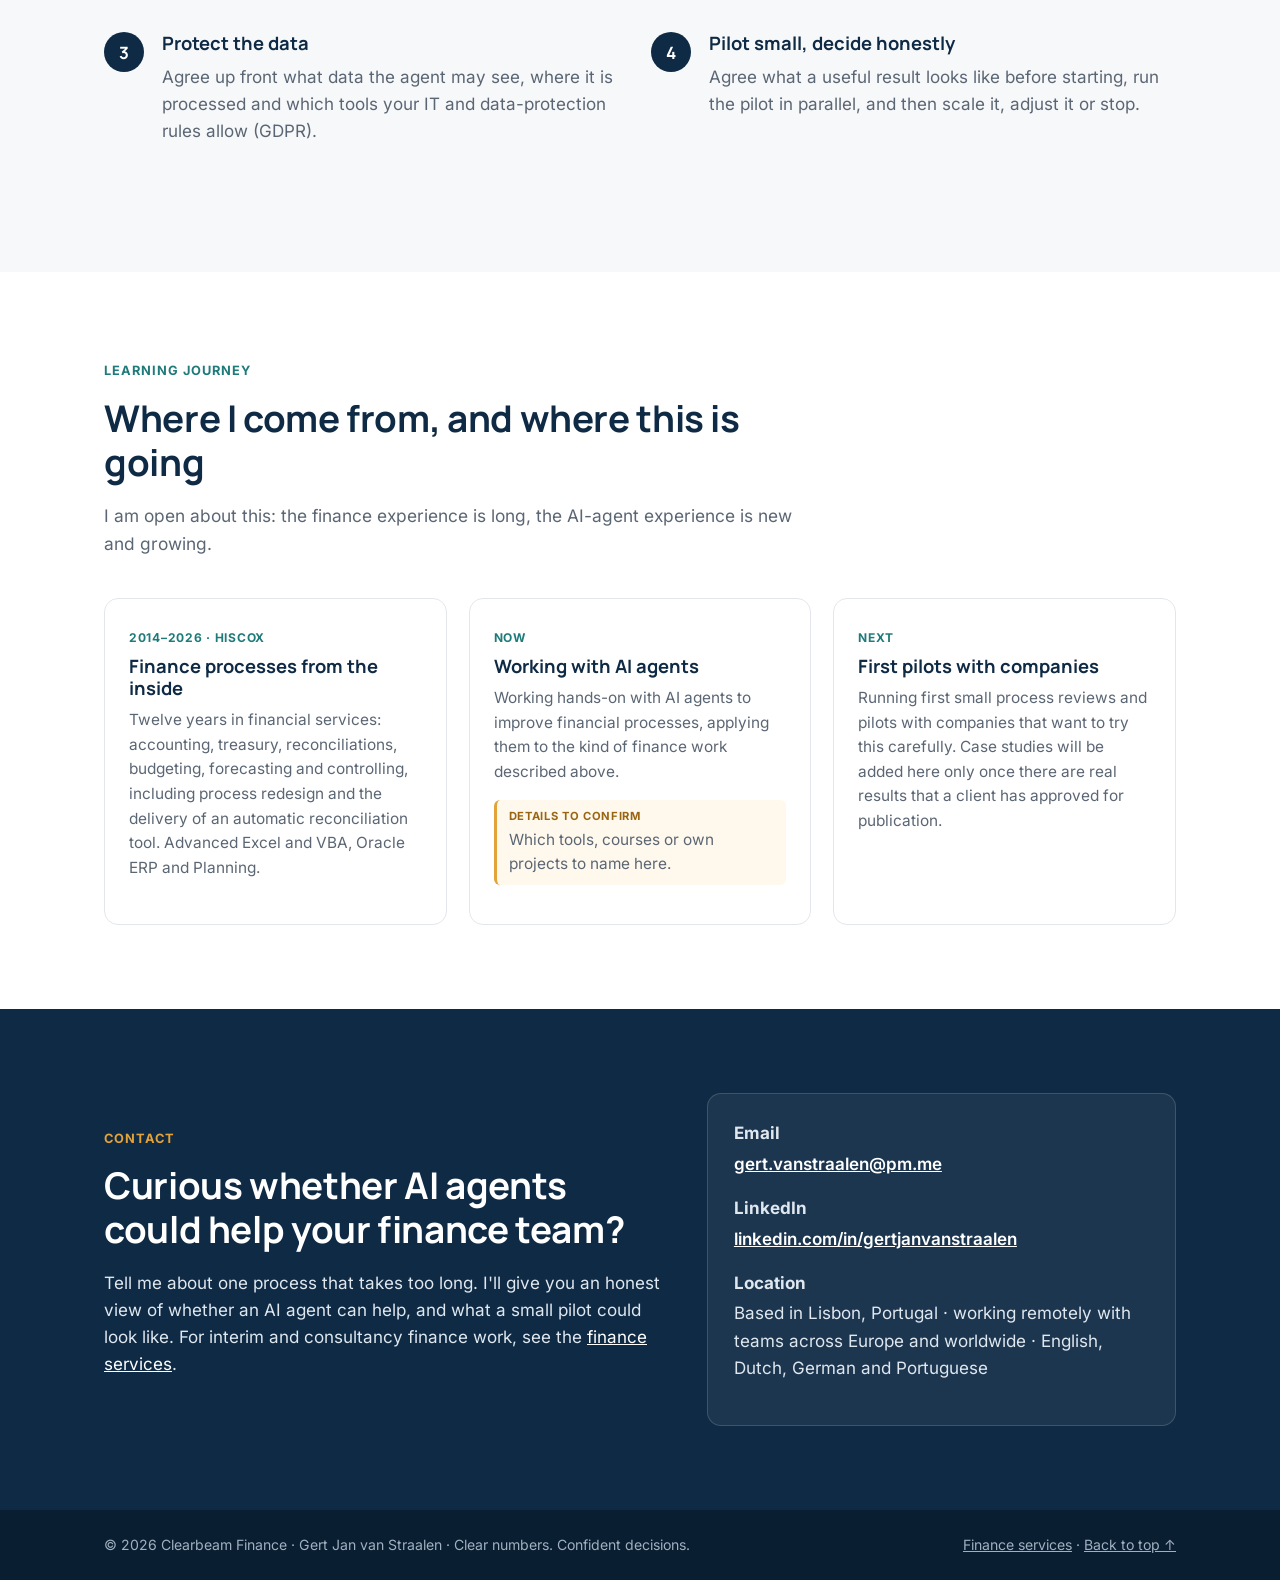
<file: ai-agents.html>
<!doctype html>
<html lang="en">
<head>
<meta charset="utf-8">
<meta name="viewport" content="width=device-width, initial-scale=1">
<!-- AI agents page (added 25 Oct 2026). Growing practice alongside the finance work. Offerings only; no client results, no case studies yet. See BRANDING.md. -->
<title>AI Agents for Finance Processes · Clearbeam Finance · Gert Jan van Straalen</title>
<meta name="description" content="Gert Jan van Straalen (Clearbeam Finance) works with AI agents to improve financial processes within companies: process reviews for automation and small, controlled pilots for reporting, reconciliations and variance commentary. A growing practice built on twelve years of finance experience.">
<!-- TODO: add og:image / canonical URL once a domain is chosen -->
<link rel="icon" href="assets/favicon.svg" type="image/svg+xml">
<link rel="stylesheet" href="assets/styles.css">
</head>
<body>
<a class="skip" href="#main">Skip to content</a>

<header class="site-header">
  <div class="wrap">
    <a class="brand" href="index.html" aria-label="Clearbeam Finance, home">
      <img class="brand-mark" src="assets/mark.svg" alt="" width="36" height="36">
      <span class="brand-text">
        <span class="brand-name">Clearbeam Finance</span>
        <span class="brand-sub">Gert Jan van Straalen · Interim Finance &amp; Controlling</span>
      </span>
    </a>
    <nav aria-label="Main">
      <ul>
        <li class="m"><a href="index.html#services">Services</a></li>
        <li><a href="index.html#who">Who I help</a></li>
        <li class="m"><a href="index.html#track-record">Track record</a></li>
        <li><a href="index.html#approach">Approach</a></li>
        <li class="m"><a href="ai-agents.html" aria-current="page">AI agents for finance</a></li>
        <li><a href="index.html#about">About</a></li>
        <li class="m"><a href="#contact">Contact</a></li>
      </ul>
    </nav>
  </div>
</header>

<main id="main">
<!-- ============ HERO ============ -->
<section class="hero hero-ai" id="top">
  <div class="wrap">
    <div>
      <span class="eyebrow">Growing practice · AI agents for finance</span>
      <h1>AI agents for finance processes, built by a finance person.</h1>
      <p class="coming-note">AI agentic finance for finance teams is in progress and coming soon: AI agents that support FP&amp;A, budgeting, forecasting and controlling workflows, with people approving every output.</p>
      <p class="hero-by">Gert Jan van Straalen</p>
      <p class="lead">Alongside my interim and consultancy finance work, I work with AI agents to improve financial processes within companies: the repetitive, rules-heavy work around reporting, reconciliations, budget submissions and variance commentary. I start from twelve years of knowing how those processes run in practice, in the insurance industry at Hiscox, and I keep a person in control of every number.</p>
      <div class="btns">
        <a class="btn btn-primary" href="#contact">Discuss a process review</a>
        <a class="btn btn-ghost" href="#services">What I offer</a>
      </div>
    </div>
    <aside class="status-card" aria-label="Where this practice stands">
      <h3>Where this practice stands</h3>
      <ul>
        <li>A growing practice, next to my main finance work</li>
        <li>No client case studies yet; they will be added only with real, approved results</li>
        <li>The services below are offerings, not claims about past projects</li>
        <li>Grounded in finance process work from my own roles, including an automatic reconciliation tool</li>
      </ul>
    </aside>
  </div>
</section>

<!-- ============ WHY ============ -->
<section class="alt" id="why">
  <div class="wrap">
    <div class="section-head">
      <span class="eyebrow">Why a finance person</span>
      <h2>Start with the process, not the tool</h2>
      <p>Most of the value in finance automation comes from understanding the process: where the data comes from, which checks matter, who signs off, and what the auditors will ask. That is the part I know well.</p>
    </div>
    <div class="grid grid-3">
      <div class="card">
        <h3>Process redesign</h3>
        <p>In a previous role I redesigned and streamlined the Budget &amp; Reforecast submission process. I built one file that combined actuals extracted from Oracle with Smart View and the FTE data from Workday. A VBA macro structured the data, we entered the future months in the same file, and uploaded it back into the planning scenario in Oracle.</p>
      </div>
      <div class="card">
        <h3>Reconciliation automation</h3>
        <p>I managed the delivery of a new automatic reconciliation tool as part of the Finance Transformation Programme, and earlier transformed and accelerated processes for reconciling internal systems.</p>
      </div>
      <div class="card">
        <h3>Controls and reporting</h3>
        <p>Monthly control of expenses against budget and reforecast, accruals, National Bank and tax declarations: the kind of work where accuracy and an audit trail come first.</p>
      </div>
    </div>
  </div>
</section>

<!-- ============ SERVICES (offerings, not past results) ============ -->
<section id="services">
  <div class="wrap">
    <div class="section-head">
      <span class="eyebrow">Services</span>
      <h2>Small, practical steps with AI agents</h2>
      <p>Three ways to start, kept deliberately small. These describe what I offer; they are not results from earlier client work.</p>
    </div>
    <div class="grid grid-3">
      <article class="card">
        <div class="icon">01</div>
        <h3>Process review for automation</h3>
        <p>We look at one finance process together, such as month-end, the budget submission cycle or the monthly reporting pack, and map which steps an AI agent could prepare, which need human judgement, and where the controls sit.</p>
        <ul>
          <li>A short written assessment of the process</li>
          <li>Candidate steps for an AI agent, ranked by effort and risk</li>
          <li>Data-protection and control points to resolve first</li>
        </ul>
      </article>
      <article class="card">
        <div class="icon">02</div>
        <h3>Small, controlled pilots</h3>
        <p>A time-boxed pilot on one contained task, run alongside your existing process so nothing depends on it until it has proved itself. Typical candidates:</p>
        <ul>
          <li>Drafting variance commentary from actuals against budget and reforecast</li>
          <li>Reconciliation matching and exception lists for review</li>
          <li>Collecting and checking budget inputs; assembling reporting packs</li>
          <li>Preparing multi-entity, multi-currency consolidation: FX translation, intercompany matching and eliminations for review</li>
          <li>Chasing submissions and approvals: reminders, approval routing and an automatic approval log, while a person still signs off</li>
        </ul>
      </article>
      <article class="card">
        <div class="icon">03</div>
        <h3>AI alongside your finance team</h3>
        <p>Combined with an interim or consultancy finance role: I bring AI agents into the day-to-day work where they help, and document how they are used so your team can run them without me.</p>
        <ul>
          <li>Practical use within the tools your IT already approves</li>
          <li>Clear review steps and documentation</li>
          <li>Handover, or a clear "this does not help here"</li>
        </ul>
      </article>
    </div>
  </div>
</section>

<!-- ============ APPROACH ============ -->
<section class="alt" id="approach">
  <div class="wrap">
    <div class="section-head">
      <span class="eyebrow">Approach</span>
      <h2>How I work with AI agents</h2>
    </div>
    <ol class="steps grid grid-2">
      <li><h3>Understand the process first</h3><p>Who owns it, what the inputs are, which checks matter and what the timetable is, before any tool is chosen.</p></li>
      <li><h3>Keep a person in control</h3><p>An agent prepares, a person reviews and signs off. Every output can be traced back to its source data.</p></li>
      <li><h3>Protect the data</h3><p>Agree up front what data the agent may see, where it is processed and which tools your IT and data-protection rules allow (GDPR).</p></li>
      <li><h3>Pilot small, decide honestly</h3><p>Agree what a useful result looks like before starting, run the pilot in parallel, and then scale it, adjust it or stop.</p></li>
    </ol>
  </div>
</section>

<!-- ============ LEARNING JOURNEY ============ -->
<section id="journey">
  <div class="wrap">
    <div class="section-head">
      <span class="eyebrow">Learning journey</span>
      <h2>Where I come from, and where this is going</h2>
      <p>I am open about this: the finance experience is long, the AI-agent experience is new and growing.</p>
    </div>
    <ol class="journey">
      <li>
        <span class="when">2014–2026 · Hiscox</span>
        <h3>Finance processes from the inside</h3>
        <p>Twelve years in financial services: accounting, treasury, reconciliations, budgeting, forecasting and controlling, including process redesign and the delivery of an automatic reconciliation tool. Advanced Excel and VBA, Oracle ERP and Planning.</p>
      </li>
      <li>
        <span class="when">Now</span>
        <h3>Working with AI agents</h3>
        <p>Working hands-on with AI agents to improve financial processes, applying them to the kind of finance work described above.</p>
        <!-- TODO: Gert Jan to confirm specifics (tools, courses, own projects) before go-live -->
        <p class="confirm"><span>Details to confirm</span> Which tools, courses or own projects to name here.</p>
      </li>
      <li>
        <span class="when">Next</span>
        <h3>First pilots with companies</h3>
        <p>Running first small process reviews and pilots with companies that want to try this carefully. Case studies will be added here only once there are real results that a client has approved for publication.</p>
      </li>
    </ol>
  </div>
</section>

<!-- ============ CONTACT ============ -->
<section class="contact" id="contact">
  <div class="wrap">
    <div>
      <span class="eyebrow" style="color:var(--amber)">Contact</span>
      <h2>Curious whether AI agents could help your finance team?</h2>
      <p>Tell me about one process that takes too long. I'll give you an honest view of whether an AI agent can help, and what a small pilot could look like. For interim and consultancy finance work, see the <a href="index.html#services" style="color:#fff">finance services</a>.</p>
    </div>
    <div class="contact-card">
      <strong>Email</strong>
      <p><a href="mailto:gert.vanstraalen@pm.me">gert.vanstraalen@pm.me</a></p>
      <strong>LinkedIn</strong>
      <p><a href="https://www.linkedin.com/in/gertjanvanstraalen/" rel="noopener" target="_blank">linkedin.com/in/gertjanvanstraalen</a></p>
      <strong>Location</strong>
      <p>Based in Lisbon, Portugal · working remotely with teams across Europe and worldwide · English, Dutch, German and Portuguese</p>
    </div>
  </div>
</section>
</main>

<footer>
  <div class="wrap">
    <span>© 2026 Clearbeam Finance · Gert Jan van Straalen · Clear numbers. Confident decisions.</span>
    <span><a href="index.html">Finance services</a> · <a href="#top">Back to top ↑</a></span>
  </div>
</footer>
</body>
</html>
</file>
<file: assets/styles.css>
/* Self-hosted fonts (SIL OFL 1.1), from @fontsource/inter 5.3.0 and @fontsource/manrope 5.3.0.
   Only latin + latin-ext subsets and the weights the site uses. Licences: assets/fonts/*-OFL.txt */
/* inter-latin-ext-400 */
@font-face {
  font-family: 'Inter';
  font-style: normal;
  font-display: swap;
  font-weight: 400;
  src: url(fonts/inter-latin-ext-400-normal.woff2) format('woff2');
  unicode-range: U+0100-02BA,U+02BD-02C5,U+02C7-02CC,U+02CE-02D7,U+02DD-02FF,U+0304,U+0308,U+0329,U+1D00-1DBF,U+1E00-1E9F,U+1EF2-1EFF,U+2020,U+20A0-20AB,U+20AD-20C0,U+2113,U+2C60-2C7F,U+A720-A7FF;
}
/* inter-latin-400 */
@font-face {
  font-family: 'Inter';
  font-style: normal;
  font-display: swap;
  font-weight: 400;
  src: url(fonts/inter-latin-400-normal.woff2) format('woff2');
  unicode-range: U+0000-00FF,U+0131,U+0152-0153,U+02BB-02BC,U+02C6,U+02DA,U+02DC,U+0304,U+0308,U+0329,U+2000-206F,U+20AC,U+2122,U+2191,U+2193,U+2212,U+2215,U+FEFF,U+FFFD;
}
/* inter-latin-ext-500 */
@font-face {
  font-family: 'Inter';
  font-style: normal;
  font-display: swap;
  font-weight: 500;
  src: url(fonts/inter-latin-ext-500-normal.woff2) format('woff2');
  unicode-range: U+0100-02BA,U+02BD-02C5,U+02C7-02CC,U+02CE-02D7,U+02DD-02FF,U+0304,U+0308,U+0329,U+1D00-1DBF,U+1E00-1E9F,U+1EF2-1EFF,U+2020,U+20A0-20AB,U+20AD-20C0,U+2113,U+2C60-2C7F,U+A720-A7FF;
}
/* inter-latin-500 */
@font-face {
  font-family: 'Inter';
  font-style: normal;
  font-display: swap;
  font-weight: 500;
  src: url(fonts/inter-latin-500-normal.woff2) format('woff2');
  unicode-range: U+0000-00FF,U+0131,U+0152-0153,U+02BB-02BC,U+02C6,U+02DA,U+02DC,U+0304,U+0308,U+0329,U+2000-206F,U+20AC,U+2122,U+2191,U+2193,U+2212,U+2215,U+FEFF,U+FFFD;
}
/* inter-latin-ext-600 */
@font-face {
  font-family: 'Inter';
  font-style: normal;
  font-display: swap;
  font-weight: 600;
  src: url(fonts/inter-latin-ext-600-normal.woff2) format('woff2');
  unicode-range: U+0100-02BA,U+02BD-02C5,U+02C7-02CC,U+02CE-02D7,U+02DD-02FF,U+0304,U+0308,U+0329,U+1D00-1DBF,U+1E00-1E9F,U+1EF2-1EFF,U+2020,U+20A0-20AB,U+20AD-20C0,U+2113,U+2C60-2C7F,U+A720-A7FF;
}
/* inter-latin-600 */
@font-face {
  font-family: 'Inter';
  font-style: normal;
  font-display: swap;
  font-weight: 600;
  src: url(fonts/inter-latin-600-normal.woff2) format('woff2');
  unicode-range: U+0000-00FF,U+0131,U+0152-0153,U+02BB-02BC,U+02C6,U+02DA,U+02DC,U+0304,U+0308,U+0329,U+2000-206F,U+20AC,U+2122,U+2191,U+2193,U+2212,U+2215,U+FEFF,U+FFFD;
}
/* inter-latin-ext-700 */
@font-face {
  font-family: 'Inter';
  font-style: normal;
  font-display: swap;
  font-weight: 700;
  src: url(fonts/inter-latin-ext-700-normal.woff2) format('woff2');
  unicode-range: U+0100-02BA,U+02BD-02C5,U+02C7-02CC,U+02CE-02D7,U+02DD-02FF,U+0304,U+0308,U+0329,U+1D00-1DBF,U+1E00-1E9F,U+1EF2-1EFF,U+2020,U+20A0-20AB,U+20AD-20C0,U+2113,U+2C60-2C7F,U+A720-A7FF;
}
/* inter-latin-700 */
@font-face {
  font-family: 'Inter';
  font-style: normal;
  font-display: swap;
  font-weight: 700;
  src: url(fonts/inter-latin-700-normal.woff2) format('woff2');
  unicode-range: U+0000-00FF,U+0131,U+0152-0153,U+02BB-02BC,U+02C6,U+02DA,U+02DC,U+0304,U+0308,U+0329,U+2000-206F,U+20AC,U+2122,U+2191,U+2193,U+2212,U+2215,U+FEFF,U+FFFD;
}
/* manrope-latin-ext-600 */
@font-face {
  font-family: 'Manrope';
  font-style: normal;
  font-display: swap;
  font-weight: 600;
  src: url(fonts/manrope-latin-ext-600-normal.woff2) format('woff2');
  unicode-range: U+0100-02BA,U+02BD-02C5,U+02C7-02CC,U+02CE-02D7,U+02DD-02FF,U+0304,U+0308,U+0329,U+1D00-1DBF,U+1E00-1E9F,U+1EF2-1EFF,U+2020,U+20A0-20AB,U+20AD-20C0,U+2113,U+2C60-2C7F,U+A720-A7FF;
}
/* manrope-latin-600 */
@font-face {
  font-family: 'Manrope';
  font-style: normal;
  font-display: swap;
  font-weight: 600;
  src: url(fonts/manrope-latin-600-normal.woff2) format('woff2');
  unicode-range: U+0000-00FF,U+0131,U+0152-0153,U+02BB-02BC,U+02C6,U+02DA,U+02DC,U+0304,U+0308,U+0329,U+2000-206F,U+20AC,U+2122,U+2191,U+2193,U+2212,U+2215,U+FEFF,U+FFFD;
}
/* manrope-latin-ext-700 */
@font-face {
  font-family: 'Manrope';
  font-style: normal;
  font-display: swap;
  font-weight: 700;
  src: url(fonts/manrope-latin-ext-700-normal.woff2) format('woff2');
  unicode-range: U+0100-02BA,U+02BD-02C5,U+02C7-02CC,U+02CE-02D7,U+02DD-02FF,U+0304,U+0308,U+0329,U+1D00-1DBF,U+1E00-1E9F,U+1EF2-1EFF,U+2020,U+20A0-20AB,U+20AD-20C0,U+2113,U+2C60-2C7F,U+A720-A7FF;
}
/* manrope-latin-700 */
@font-face {
  font-family: 'Manrope';
  font-style: normal;
  font-display: swap;
  font-weight: 700;
  src: url(fonts/manrope-latin-700-normal.woff2) format('woff2');
  unicode-range: U+0000-00FF,U+0131,U+0152-0153,U+02BB-02BC,U+02C6,U+02DA,U+02DC,U+0304,U+0308,U+0329,U+2000-206F,U+20AC,U+2122,U+2191,U+2193,U+2212,U+2215,U+FEFF,U+FFFD;
}
/* manrope-latin-ext-800 */
@font-face {
  font-family: 'Manrope';
  font-style: normal;
  font-display: swap;
  font-weight: 800;
  src: url(fonts/manrope-latin-ext-800-normal.woff2) format('woff2');
  unicode-range: U+0100-02BA,U+02BD-02C5,U+02C7-02CC,U+02CE-02D7,U+02DD-02FF,U+0304,U+0308,U+0329,U+1D00-1DBF,U+1E00-1E9F,U+1EF2-1EFF,U+2020,U+20A0-20AB,U+20AD-20C0,U+2113,U+2C60-2C7F,U+A720-A7FF;
}
/* manrope-latin-800 */
@font-face {
  font-family: 'Manrope';
  font-style: normal;
  font-display: swap;
  font-weight: 800;
  src: url(fonts/manrope-latin-800-normal.woff2) format('woff2');
  unicode-range: U+0000-00FF,U+0131,U+0152-0153,U+02BB-02BC,U+02C6,U+02DA,U+02DC,U+0304,U+0308,U+0329,U+2000-206F,U+20AC,U+2122,U+2191,U+2193,U+2212,U+2215,U+FEFF,U+FFFD;
}

/* Brand tokens — swap these to try another brand option (see BRANDING.md) */
:root{
  --navy:#0F2A44; --teal:#1F7A7A; --amber:#E3A33B;
  --ink:#1B1F24; --slate:#5B6674; --paper:#F7F8FA; --white:#FFFFFF; --line:#E3E7EC;
  --font-head:"Manrope",system-ui,-apple-system,"Segoe UI",Roboto,sans-serif;
  --font-body:"Inter",system-ui,-apple-system,"Segoe UI",Roboto,sans-serif;
  --radius:14px; --max:1120px;
}
*{box-sizing:border-box}
html{scroll-behavior:smooth}
body{margin:0;font-family:var(--font-body);color:var(--ink);background:var(--white);line-height:1.6;font-size:17px;-webkit-font-smoothing:antialiased}
img,svg{max-width:100%;display:block}
a{color:var(--teal)}
h1,h2,h3{font-family:var(--font-head);color:var(--navy);line-height:1.2;margin:0 0 .5em}
h1{font-size:clamp(2.1rem,5vw,3.4rem);letter-spacing:-.02em}
h2{font-size:clamp(1.6rem,3.2vw,2.3rem);letter-spacing:-.01em}
h3{font-size:1.15rem}
p{margin:0 0 1em}
.wrap{max-width:var(--max);margin:0 auto;padding:0 24px}
.skip{position:absolute;left:-999px}.skip:focus{left:12px;top:12px;background:#fff;padding:8px;z-index:9}

/* Header */
.site-header{position:sticky;top:0;z-index:10;background:rgba(255,255,255,.92);backdrop-filter:blur(8px);border-bottom:1px solid var(--line)}
.site-header .wrap{display:flex;align-items:center;justify-content:space-between;gap:16px;min-height:68px}
.brand{display:flex;align-items:center;gap:10px;text-decoration:none;color:var(--navy)}
.brand-mark{width:36px;height:36px;flex:none}
.brand-text{display:flex;flex-direction:column;line-height:1.1}
.brand-name{font-family:var(--font-head);font-weight:800;font-size:1.05rem}
.brand-sub{font-size:.78rem;color:var(--slate)}
nav ul{list-style:none;display:flex;gap:22px;margin:0;padding:0}
nav a{text-decoration:none;color:var(--ink);font-weight:500;font-size:.95rem}
nav a:hover{color:var(--teal)}
@media (max-width:760px){nav{display:none}}

/* Hero */
.hero{background:linear-gradient(180deg,var(--paper),var(--white));padding:88px 0 72px}
.hero .wrap{display:grid;grid-template-columns:1.4fr 1fr;gap:48px;align-items:center}
.eyebrow{display:inline-block;font-size:.8rem;font-weight:700;letter-spacing:.08em;text-transform:uppercase;color:var(--teal);margin-bottom:14px}
.lead{font-size:1.2rem;color:var(--slate);max-width:38em}
.hero-by{font-family:var(--font-head);font-weight:700;font-size:1.35rem;color:var(--navy);margin-bottom:8px}
.btns{display:flex;flex-wrap:wrap;gap:12px;margin-top:28px}
.btn{display:inline-block;padding:13px 22px;border-radius:999px;font-weight:600;text-decoration:none;font-size:.97rem}
.btn-primary{background:var(--navy);color:#fff}.btn-primary:hover{background:var(--teal)}
.btn-ghost{border:1.5px solid var(--navy);color:var(--navy)}.btn-ghost:hover{border-color:var(--teal);color:var(--teal)}
.monogram{aspect-ratio:1;width:100%;max-width:320px;margin-left:auto;border-radius:50%;background:var(--navy);color:#fff;display:grid;place-items:center;position:relative;box-shadow:0 30px 60px -30px rgba(15,42,68,.6)}
.monogram span{font-family:var(--font-head);font-weight:800;font-size:clamp(3rem,7vw,5.5rem);letter-spacing:-.03em}
.monogram::after{content:"";position:absolute;inset:-10px;border-radius:50%;border:2px solid var(--amber);opacity:.7}
.facts{display:flex;flex-wrap:wrap;gap:10px 28px;margin-top:36px;padding:0;list-style:none;color:var(--slate);font-size:.95rem}
.facts strong{color:var(--navy)}
@media (max-width:860px){.hero{padding:56px 0 48px}.hero .wrap{grid-template-columns:1fr}.monogram{order:-1;max-width:120px;margin:0}}

/* Sections */
section{padding:84px 0}
section.alt{background:var(--paper)}
.section-head{max-width:720px;margin-bottom:40px}
.section-head p{color:var(--slate);font-size:1.08rem}
.grid{display:grid;gap:22px}
.grid-2{grid-template-columns:repeat(2,1fr)}
.grid-3{grid-template-columns:repeat(3,1fr)}
@media (max-width:860px){.grid-2,.grid-3{grid-template-columns:1fr}section{padding:60px 0}}
.card{background:var(--white);border:1px solid var(--line);border-radius:var(--radius);padding:26px}
.card p{color:var(--slate);margin-bottom:.6em}
.card ul{margin:.4em 0 0;padding-left:1.1em;color:var(--slate)}
.card li{margin:.25em 0}
.icon{width:42px;height:42px;border-radius:10px;display:grid;place-items:center;background:rgba(31,122,122,.1);color:var(--teal);margin-bottom:14px;font-weight:800;font-family:var(--font-head)}
.pillar-title{display:flex;align-items:center;gap:10px;margin:8px 0 18px}
.pillar-title .tag{font-size:.75rem;font-weight:700;padding:4px 10px;border-radius:999px;background:var(--navy);color:#fff;letter-spacing:.04em;text-transform:uppercase}
.honest{border-left:4px solid var(--amber);background:#FFF8EC;padding:16px 20px;border-radius:8px;color:var(--ink);margin:26px 0 0}

/* Approach */
.steps{counter-reset:s;list-style:none;padding:0;margin:0}
.steps li{counter-increment:s;position:relative;padding:0 0 0 58px;margin-bottom:26px}
.steps li::before{content:counter(s);position:absolute;left:0;top:0;width:40px;height:40px;border-radius:50%;background:var(--navy);color:#fff;display:grid;place-items:center;font-weight:700;font-family:var(--font-head)}
.steps p{color:var(--slate)}

/* Case studies */
.case{position:relative;border-style:dashed}
.badge{display:inline-block;font-size:.72rem;font-weight:700;letter-spacing:.06em;text-transform:uppercase;background:var(--amber);color:var(--navy);padding:4px 10px;border-radius:999px;margin-bottom:12px}

/* Notes, situations, proof strip */
.note{color:var(--slate);font-size:.95rem;margin-top:26px}
.sub-head{margin:44px 0 16px}
.problems{list-style:none;padding:0;margin:0;display:grid;grid-template-columns:repeat(2,1fr);gap:14px}
.problems li{background:#fff;border:1px solid var(--line);border-left:4px solid var(--amber);border-radius:10px;padding:14px 18px;color:var(--slate)}
.problems strong{display:block;color:var(--navy);margin-bottom:2px}
.learning{font-size:.92rem;color:var(--slate);margin:0}
@media (max-width:860px){.problems{grid-template-columns:1fr}}

/* Timeline */
.about-grid{display:grid;grid-template-columns:1.6fr 1fr;gap:48px}
@media (max-width:860px){.about-grid{grid-template-columns:1fr}}
.timeline{list-style:none;margin:0;padding:0;border-left:2px solid var(--line)}
.timeline>li{position:relative;padding:0 0 28px 26px}
.timeline>li::before{content:"";position:absolute;left:-7px;top:6px;width:12px;height:12px;border-radius:50%;background:var(--teal);border:2px solid #fff;box-shadow:0 0 0 2px var(--teal)}
.timeline .when{font-size:.85rem;color:var(--slate);font-weight:600}
.timeline h3{margin:.15em 0 .1em}
.timeline .org{color:var(--navy);font-weight:500;margin-bottom:.4em}
.timeline ul{margin:0;padding-left:1.1em;color:var(--slate);font-size:.96rem}
.timeline ul li{margin:.2em 0}
.timeline p{margin:0;color:var(--slate);font-size:.96rem;line-height:1.6}
.side h3{margin-top:1.4em}.side h3:first-child{margin-top:0}
.chips{display:flex;flex-wrap:wrap;gap:8px;list-style:none;padding:0;margin:0}
.chips li{background:#fff;border:1px solid var(--line);border-radius:999px;padding:5px 12px;font-size:.88rem}
.plain{list-style:none;padding:0;margin:0}.plain li{padding:6px 0;border-bottom:1px solid var(--line);font-size:.95rem}
.plain small{display:block;color:var(--slate)}

/* Contact */
.contact{background:var(--navy);color:#dfe7ef}
.contact h2{color:#fff}
.contact .wrap{display:grid;grid-template-columns:1.2fr 1fr;gap:40px;align-items:center}
@media (max-width:860px){.contact .wrap{grid-template-columns:1fr}}
.contact-card{background:rgba(255,255,255,.06);border:1px solid rgba(255,255,255,.15);border-radius:var(--radius);padding:26px}
.contact-card a{color:#fff;font-weight:600}
.contact-card p{margin:.2em 0 1em}
.todo{font-size:.72rem;font-weight:700;background:var(--amber);color:var(--navy);padding:2px 8px;border-radius:999px;margin-left:6px;vertical-align:middle}
footer{background:#0A1E31;color:#9fb0c0;font-size:.88rem;padding:24px 0}
footer .wrap{display:flex;flex-wrap:wrap;justify-content:space-between;gap:10px}

/* ---- Added 25 Oct 2026: leadership card, Hiscox examples, AI page, mobile nav ---- */
section{scroll-margin-top:72px}
.card-wide{grid-column:1/-1;border-top:4px solid var(--teal)}
.card-wide .split{display:grid;grid-template-columns:1fr 1fr;gap:0 28px}
.card-foot{font-size:.92rem;border-top:1px solid var(--line);padding-top:12px;margin-top:14px}
@media (max-width:860px){.card-wide .split{grid-template-columns:1fr}}
.example .role{font-size:.9rem;font-weight:600;color:var(--navy);margin-bottom:.5em}
.badge-teal{background:rgba(31,122,122,.12);color:var(--teal)}
.confirm{font-size:.88rem;background:#FFF8EC;border-left:3px solid var(--amber);padding:8px 12px;border-radius:6px;margin-top:12px}
.confirm span{display:block;font-size:.7rem;font-weight:700;letter-spacing:.06em;text-transform:uppercase;color:#9A6512;margin-bottom:2px}
.teaser-band{padding:0 0 84px;background:var(--paper)}
.teaser{display:flex;align-items:center;justify-content:space-between;gap:28px;background:var(--navy);color:#dfe7ef;border-radius:var(--radius);padding:34px 38px;border-left:6px solid var(--amber)}
.teaser h2{color:#fff;font-size:clamp(1.4rem,2.6vw,1.9rem)}
.teaser p{margin:0;max-width:44em}
.teaser .eyebrow{color:var(--amber)}
.teaser .btn-primary{background:var(--amber);color:var(--navy);flex:none}
.teaser .btn-primary:hover{background:#fff}
@media (max-width:860px){.teaser{flex-direction:column;align-items:flex-start;padding:26px 22px}.teaser-band{padding-bottom:60px}}
footer a{color:#9fb0c0}
nav a[aria-current="page"]{color:var(--teal);font-weight:700}
@media (max-width:1040px){nav ul{gap:14px}nav a{font-size:.9rem}}
@media (max-width:760px){
  .site-header .wrap{flex-wrap:wrap;gap:4px 16px;padding-top:8px;padding-bottom:6px}
  nav{display:block;width:100%}
  nav ul{gap:18px}
  nav li:not(.m){display:none}
  nav a{font-size:.88rem}
}
/* AI page */
.hero-ai .wrap{grid-template-columns:1.5fr 1fr}
.status-card{background:#fff;border:1px solid var(--line);border-left:4px solid var(--amber);border-radius:var(--radius);padding:24px 26px}
.status-card h3{margin-bottom:.4em}
.status-card ul{margin:0;padding-left:1.1em;color:var(--slate);font-size:.95rem}
.status-card li{margin:.3em 0}
.journey{list-style:none;margin:0;padding:0;display:grid;grid-template-columns:repeat(3,1fr);gap:22px}
.journey li{background:#fff;border:1px solid var(--line);border-radius:var(--radius);padding:24px;position:relative}
.journey .when{display:inline-block;font-size:.75rem;font-weight:700;letter-spacing:.06em;text-transform:uppercase;color:var(--teal);margin-bottom:8px}
.journey p,.journey ul{color:var(--slate);font-size:.96rem}
.journey ul{padding-left:1.1em;margin:.4em 0 0}
@media (max-width:860px){.journey{grid-template-columns:1fr}}
.offer-tag{font-size:.75rem;font-weight:600;color:var(--slate);margin-top:10px;display:block}
@media (max-width:860px){.hero-ai .wrap{grid-template-columns:1fr}}

/* Key fact line in Hiscox case studies (25 Oct 2026) */
.keyfact{margin-top:14px;padding:12px 14px;border-left:3px solid #1F7A7A;background:#F7F8FA;border-radius:6px;font-size:.95rem;color:#1B1F24;font-weight:500}

/* Hero portrait (square) */
.portrait{width:100%;max-width:320px;margin-left:auto;position:relative}
.portrait img{display:block;width:100%;height:auto;aspect-ratio:1;object-fit:cover;border-radius:14px;box-shadow:0 30px 60px -30px rgba(15,42,68,.6)}
.portrait::after{content:"";position:absolute;inset:-10px;border-radius:20px;border:2px solid var(--amber);opacity:.7;pointer-events:none}
@media (max-width:860px){.portrait{order:-1;max-width:140px;margin:0}}
/* Coming-soon note under AI headings (27 Oct 2026) */
.coming-note{font-weight:600;color:var(--navy);max-width:44em;margin:0 0 12px}
.teaser .coming-note{color:var(--amber);margin:0 0 10px}

.steps li.step-soon{background:#FFF8EC;border-left:4px solid var(--amber);border-radius:8px;padding:16px 20px 16px 74px}
.steps li.step-soon::before{left:18px;top:16px}
.steps li.step-soon .step-sub{color:var(--ink);font-weight:600;margin:2px 0 6px}
/* Case studies: wider column for longer ARCS copy; top-aligned */
.cases-mid{grid-template-columns:1.65fr 1.2fr 1fr;align-items:start}
.cases-mid > .card{height:100%}
.example-small{padding:20px 20px;font-size:.92rem}
.example-small h3{font-size:1.05rem}
.example-small .keyfact{font-size:.88rem;padding:10px 12px}
@media (max-width:860px){.cases-mid{grid-template-columns:1fr;align-items:stretch}}

/* Track record cards + nested country lists + subtle case-study links */
.proof{list-style:none;padding:0;margin:0;display:grid;grid-template-columns:repeat(2,1fr);gap:16px;align-items:stretch}
.proof > li{background:var(--white);border:1px solid var(--line);border-radius:var(--radius);padding:18px 20px;color:var(--ink);border-bottom:none}
.proof-k{display:block;font-size:.75rem;font-weight:700;letter-spacing:.06em;text-transform:uppercase;color:var(--teal);margin-bottom:6px}
.proof .country-list{list-style:disc;padding-left:1.15em;margin:10px 0 0;color:var(--slate);font-size:.95rem}
.proof .country-list li{padding:3px 0;border:none;background:transparent;border-radius:0}
.proof-wide{grid-column:1/-1}
a.proof-case,.proof-case{display:inline-block;margin-top:10px;font-size:.82rem;font-weight:400;color:var(--slate);text-decoration:none;border-bottom:1px solid transparent;letter-spacing:0;text-transform:none}
a.proof-case:hover,.proof-case:hover{color:var(--teal);border-bottom-color:rgba(31,122,122,.45)}
a.proof-case::after,.proof-case::after{content:" →";font-weight:400}
@media (max-width:860px){.proof{grid-template-columns:1fr}.proof-wide{grid-column:auto}}

/* Keep case-study card content top-aligned; stretch shells evenly */
.cases-mid > .card.example{display:flex;flex-direction:column}
.cases-mid > .card.example .keyfact{margin-top:auto}

/* Services: equal 2×2 tiles */
.services-grid{align-items:stretch}
.services-grid .card{display:flex;flex-direction:column;height:100%}
.services-grid .card .card-foot{margin-top:auto}
</file>
